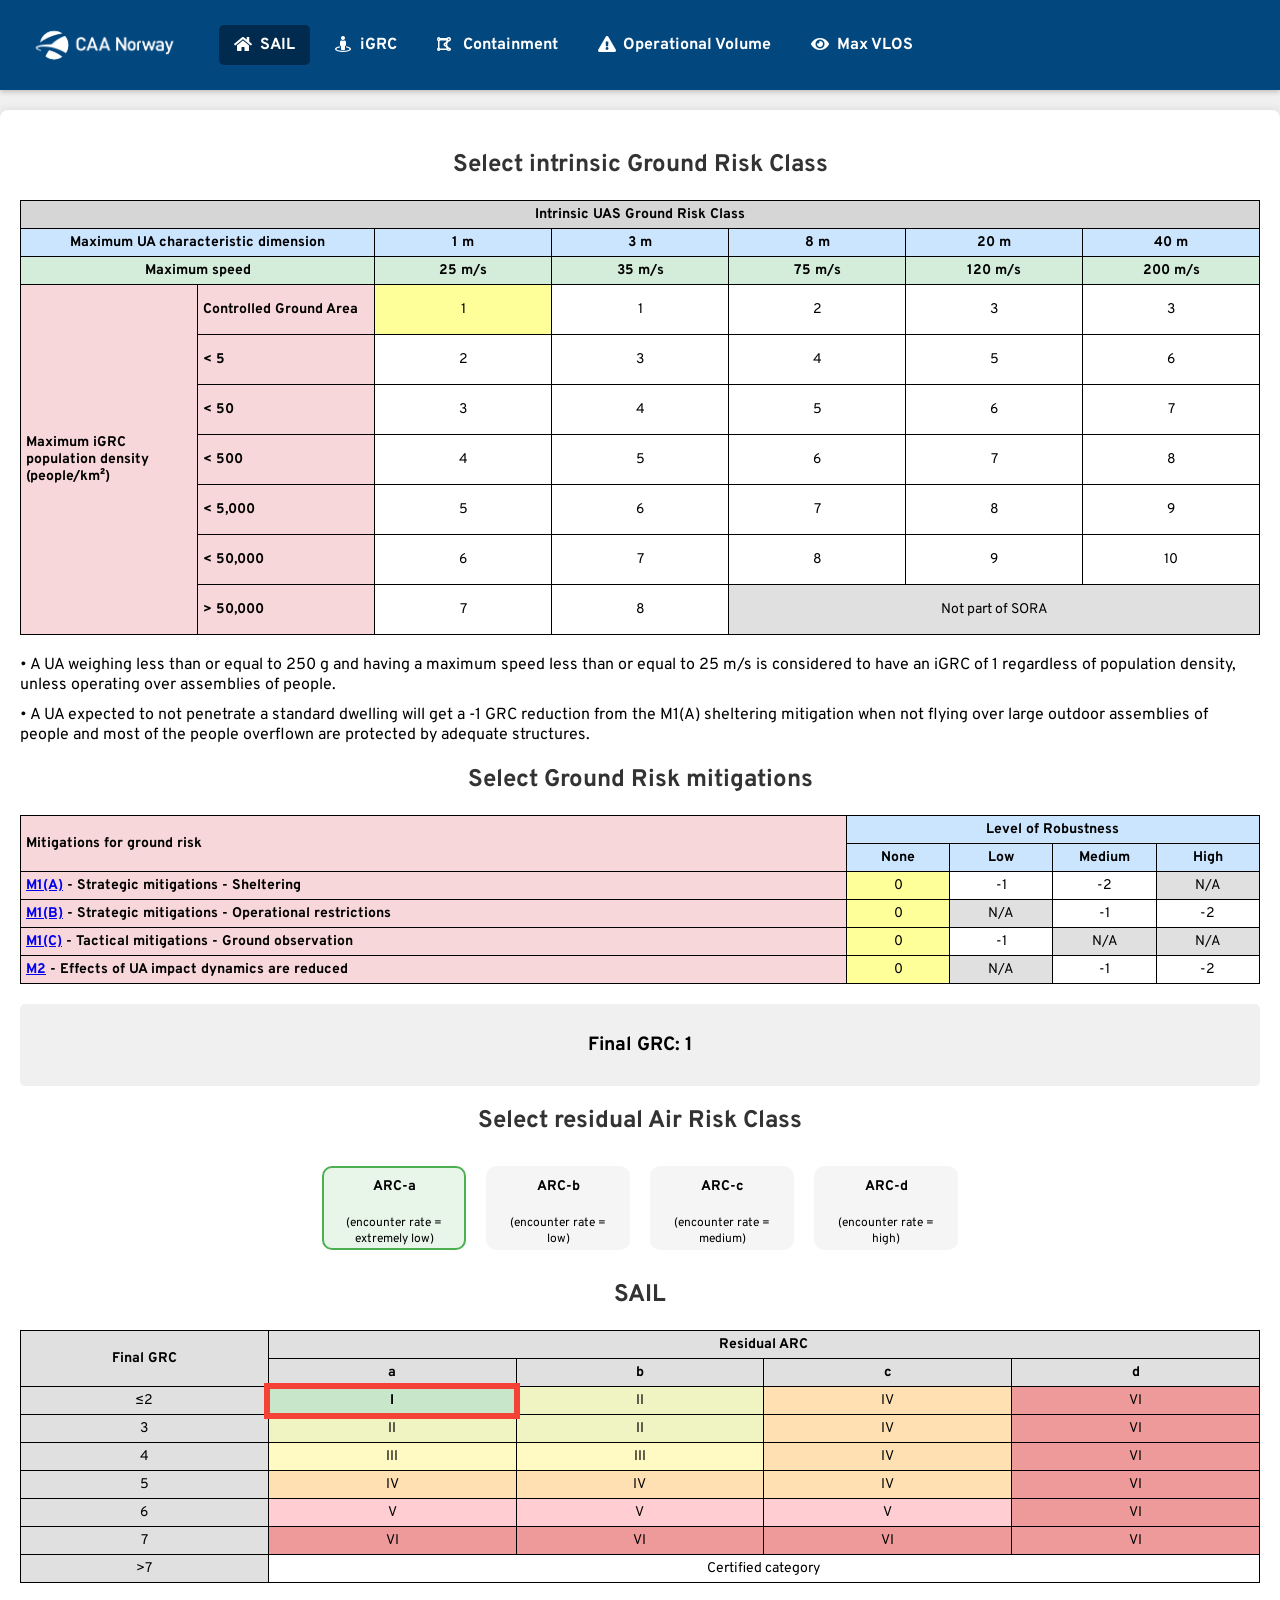
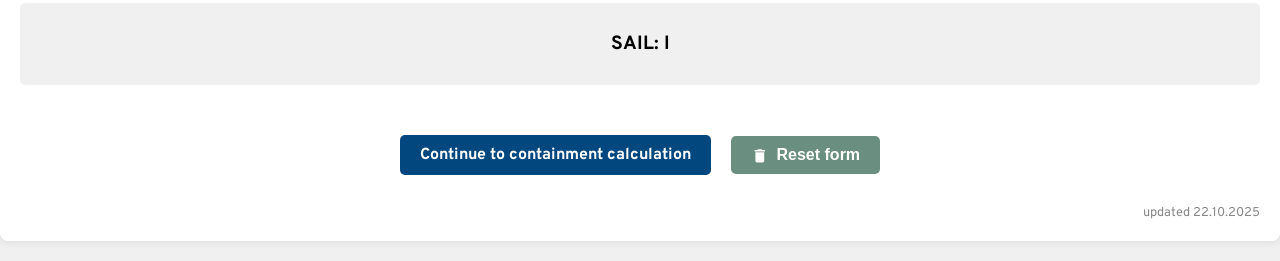
<file: index.html>
<!DOCTYPE html>
<html lang="en">

<head>
    <meta charset="UTF-8">
    <meta name="viewport" content="width=device-width, initial-scale=1.0">
    <title>SORA 2.5 calculator</title>
    <link rel="icon" href="assets/smallLogo.png" type="image/png">

    <link rel="preconnect" href="https://fonts.googleapis.com">
    <link rel="preconnect" href="https://fonts.gstatic.com" crossorigin>
    <link href="https://fonts.googleapis.com/css2?family=Overpass:wght@400;700&display=swap" rel="stylesheet">

    <link rel="stylesheet" href="https://cdnjs.cloudflare.com/ajax/libs/font-awesome/5.15.4/css/all.min.css">

    <link rel="stylesheet" href="css/style.css">
    <link rel="stylesheet" href="css/sail.css">
</head>

<body>

    <div id="navbar-placeholder"></div>

    <div class="container">

        <h2>Select intrinsic Ground Risk Class</h2>

        <table id="grcTable">
            <thead>
                <tr>
                    <th colspan="7">Intrinsic UAS Ground Risk Class</th>
                </tr>
                <tr>
                    <th colspan="2">Maximum UA characteristic dimension</th>
                    <th style="background-color: #cce5ff;">1 m</th>
                    <th style="background-color: #cce5ff;">3 m</th>
                    <th style="background-color: #cce5ff;">8 m</th>
                    <th style="background-color: #cce5ff;">20 m</th>
                    <th style="background-color: #cce5ff;">40 m</th>
                </tr>
                <tr>
                    <th colspan="2" style="background-color: #d4edda;">Maximum speed</th>
                    <th style="background-color: #d4edda;">25 m/s</th>
                    <th style="background-color: #d4edda;">35 m/s</th>
                    <th style="background-color: #d4edda;">75 m/s</th>
                    <th style="background-color: #d4edda;">120 m/s</th>
                    <th style="background-color: #d4edda;">200 m/s</th>
                </tr>
            </thead>
            <tbody>
                <tr id="grc-row-0">
                    <td rowspan="7">Maximum iGRC population density (people/km²)</td>
                    <td class="unselectable wide-column">Controlled Ground Area</td>
                    <td data-clickable="true" class="selected">1</td>
                    <td data-clickable="true">1</td>
                    <td data-clickable="true">2</td>
                    <td data-clickable="true">3</td>
                    <td data-clickable="true">3</td>
                </tr>
                <tr id="grc-row-1">
                    <td class="unselectable wide-column">&lt; 5</td>
                    <td data-clickable="true">2</td>
                    <td data-clickable="true">3</td>
                    <td data-clickable="true">4</td>
                    <td data-clickable="true">5</td>
                    <td data-clickable="true">6</td>
                </tr>
                <tr id="grc-row-2">
                    <td class="unselectable wide-column">&lt; 50</td>
                    <td data-clickable="true">3</td>
                    <td data-clickable="true">4</td>
                    <td data-clickable="true">5</td>
                    <td data-clickable="true">6</td>
                    <td data-clickable="true">7</td>
                </tr>
                <tr id="grc-row-3">
                    <td class="unselectable wide-column">&lt; 500</td>
                    <td data-clickable="true">4</td>
                    <td data-clickable="true">5</td>
                    <td data-clickable="true">6</td>
                    <td data-clickable="true">7</td>
                    <td data-clickable="true">8</td>
                </tr>
                <tr id="grc-row-4">
                    <td class="unselectable wide-column">&lt; 5,000</td>
                    <td data-clickable="true">5</td>
                    <td data-clickable="true">6</td>
                    <td data-clickable="true">7</td>
                    <td data-clickable="true">8</td>
                    <td data-clickable="true">9</td>
                </tr>
                <tr id="grc-row-5">
                    <td class="unselectable wide-column">&lt; 50,000</td>
                    <td data-clickable="true">6</td>
                    <td data-clickable="true">7</td>
                    <td data-clickable="true">8</td>
                    <td data-clickable="true">9</td>
                    <td data-clickable="true">10</td>
                </tr>
                <tr id="grc-row-6">
                    <td class="unselectable wide-column">&gt; 50,000</td>
                    <td data-clickable="true">7</td>
                    <td data-clickable="true">8</td>
                    <td colspan="3" class="not-part">Not part of SORA</td>
                </tr>
            </tbody>
        </table>

        <div class="annotation">
            <p>• A UA weighing less than or equal to 250 g and having a maximum speed less than or equal to 25 m/s is
                considered to have an iGRC of 1 regardless of population density, unless operating over assemblies of
                people.</p>
            <p>• A UA expected to not penetrate a standard dwelling will get a -1 GRC reduction from the M1(A)
                sheltering mitigation when not flying over large outdoor assemblies of people and most of the people
                overflown are protected by adequate structures.</p>
        </div>

        <h2>Select Ground Risk mitigations</h2>

        <table id="mitigationTable">
            <thead>
                <tr>
                    <th rowspan="2" colspan="2" class="unselectable wide-column">Mitigations for ground risk</th>
                    <th colspan="4" style="background-color: #cce5ff;">Level of Robustness</th>
                </tr>
                <tr>
                    <th style="background-color: #cce5ff;">None</th>
                    <th style="background-color: #cce5ff;">Low</th>
                    <th style="background-color: #cce5ff;">Medium</th>
                    <th style="background-color: #cce5ff;">High</th>
                </tr>
            </thead>
            <tbody>
                <tr id="mit-row-0">
                    <td colspan="2" class="unselectable wide-column">
                        <a href="https://training.caa.no/SORA-veileder/index.html#/lessons/CpEFgAgQrUOl4QUZxtQsJ7vQWnEA28im"
                            target="_blank" rel="noopener noreferrer">M1(A)</a> - Strategic mitigations - Sheltering
                    </td>
                    <td data-clickable="true" class="selected" style="background-color: #ffffff;">0</td>
                    <td data-clickable="true" style="background-color: #ffffff;">-1</td>
                    <td data-clickable="true" style="background-color: #ffffff;">-2</td>
                    <td class="na grey-background">N/A</td>
                </tr>
                <tr id="mit-row-1">
                    <td colspan="2" class="unselectable wide-column">
                        <a href="https://training.caa.no/SORA-veileder/index.html#/lessons/596TKEJo_XjDetn41YZ3Wzcr5zh87ND2"
                            target="_blank" rel="noopener noreferrer">M1(B)</a> - Strategic mitigations - Operational
                        restrictions
                    </td>
                    <td data-clickable="true" class="selected" style="background-color: #ffffff;">0</td>
                    <td class="na grey-background">N/A</td>
                    <td data-clickable="true" style="background-color: #ffffff;">-1</td>
                    <td data-clickable="true" style="background-color: #ffffff;">-2</td>
                </tr>
                <tr id="mit-row-2">
                    <td colspan="2" class="unselectable wide-column">
                        <a href="https://training.caa.no/SORA-veileder/index.html#/lessons/_7a2IzYI_WcnjE_2OB99R0S7QWN1cgGT"
                            target="_blank" rel="noopener noreferrer">M1(C)</a> - Tactical mitigations - Ground
                        observation
                    </td>
                    <td data-clickable="true" class="selected" style="background-color: #ffffff;">0</td>
                    <td data-clickable="true" style="background-color: #ffffff;">-1</td>
                    <td class="na grey-background">N/A</td>
                    <td class="na grey-background">N/A</td>
                </tr>
                <tr id="mit-row-3">
                    <td colspan="2" class="unselectable wide-column">
                        <a href="https://training.caa.no/SORA-veileder/index.html#/lessons/r3eDVf59RelRmxgmEhSBZhIDPcJVtzLr"
                            target="_blank" rel="noopener noreferrer">M2</a> - Effects of UA impact dynamics are reduced
                    </td>
                    <td data-clickable="true" class="selected" style="background-color: #ffffff;">0</td>
                    <td class="na grey-background">N/A</td>
                    <td data-clickable="true" style="background-color: #ffffff;">-1</td>
                    <td data-clickable="true" style="background-color: #ffffff;">-2</td>
                </tr>
            </tbody>
        </table>

        <div class="result">
            <p>Final GRC: <span id="finalGRC">-</span></p>
        </div>

        <h2>Select residual Air Risk Class</h2>
        <div class="arc-buttons-container">
            <div class="arc-button selected-arc-a" data-arc="arc-a">
                <strong>ARC-a</strong> <br><span>(encounter rate = extremely low)</span>
            </div>
            <div class="arc-button" data-arc="arc-b">
                <strong>ARC-b</strong> <br><span>(encounter rate = low)</span>
            </div>
            <div class="arc-button" data-arc="arc-c">
                <strong>ARC-c</strong> <br><span>(encounter rate = medium)</span>
            </div>

            <div class="arc-button" data-arc="arc-d">
                <strong>ARC-d</strong> <br><span>(encounter rate = high)</span>
            </div>
        </div>

        <h2>SAIL</h2>

        <table id="sailTable">
            <thead>
                <tr>
                    <th rowspan="2" class="grey-background">Final GRC</th>
                    <th colspan="4" class="grey-background">Residual ARC</th>
                </tr>
                <tr>
                    <th class="grey-background">a</th>
                    <th class="grey-background">b</th>
                    <th class="grey-background">c</th>
                    <th class="grey-background">d</th>
                </tr>
            </thead>
            <tbody>
                <tr>
                    <td class="grey-background">≤2</td>
                    <td class="sail-i">I</td>
                    <td class="sail-ii">II</td>
                    <td class="sail-iv">IV</td>
                    <td class="sail-vi">VI</td>
                </tr>
                <tr>
                    <td class="grey-background">3</td>
                    <td class="sail-ii">II</td>
                    <td class="sail-ii">II</td>
                    <td class="sail-iv">IV</td>
                    <td class="sail-vi">VI</td>
                </tr>
                <tr>
                    <td class="grey-background">4</td>
                    <td class="sail-iii">III</td>
                    <td class="sail-iii">III</td>
                    <td class="sail-iv">IV</td>
                    <td class="sail-vi">VI</td>
                </tr>
                <tr>
                    <td class="grey-background">5</td>
                    <td class="sail-iv">IV</td>
                    <td class="sail-iv">IV</td>
                    <td class="sail-iv">IV</td>
                    <td class="sail-vi">VI</td>
                </tr>
                <tr>
                    <td class="grey-background">6</td>
                    <td class="sail-v">V</td>
                    <td class="sail-v">V</td>
                    <td class="sail-v">V</td>
                    <td class="sail-vi">VI</td>
                </tr>
                <tr>
                    <td class="grey-background">7</td>
                    <td class="sail-vi">VI</td>
                    <td class="sail-vi">VI</td>
                    <td class="sail-vi">VI</td>
                    <td class="sail-vi">VI</td>
                </tr>
                <tr>
                    <td class="grey-background">&gt;7</td>
                    <td colspan="4" class="grey-background white-background">Certified category</td>
                </tr>
            </tbody>
        </table>

        <div class="result">
            <p>SAIL: <span id="sail">-</span></p>
        </div>

        <div class="button-bar">
            <a href="containment.html" class="continue-button">Continue to containment calculation</a>

            <button type="button" id="resetSailForm" class="reset-button">
                <svg class="reset-icon" xmlns="http://www.w3.org/2000/svg" viewBox="0 0 24 24" fill="currentColor">
                    <path d="M6 19c0 1.1.9 2 2 2h8c1.1 0 2-.9 2-2V7H6v12zM19 4h-3.5l-1-1h-5l-1 1H5v2h14V4z"></path>
                </svg>
                <span>Reset form</span>
            </button>
        </div>
        <div class="footer-timestamp">
            updated 22.10.2025
        </div>
    </div>

    <script src="js/sail.js"></script>
    <script src="js/navbar.js"></script>

</body>

</html>
</file>
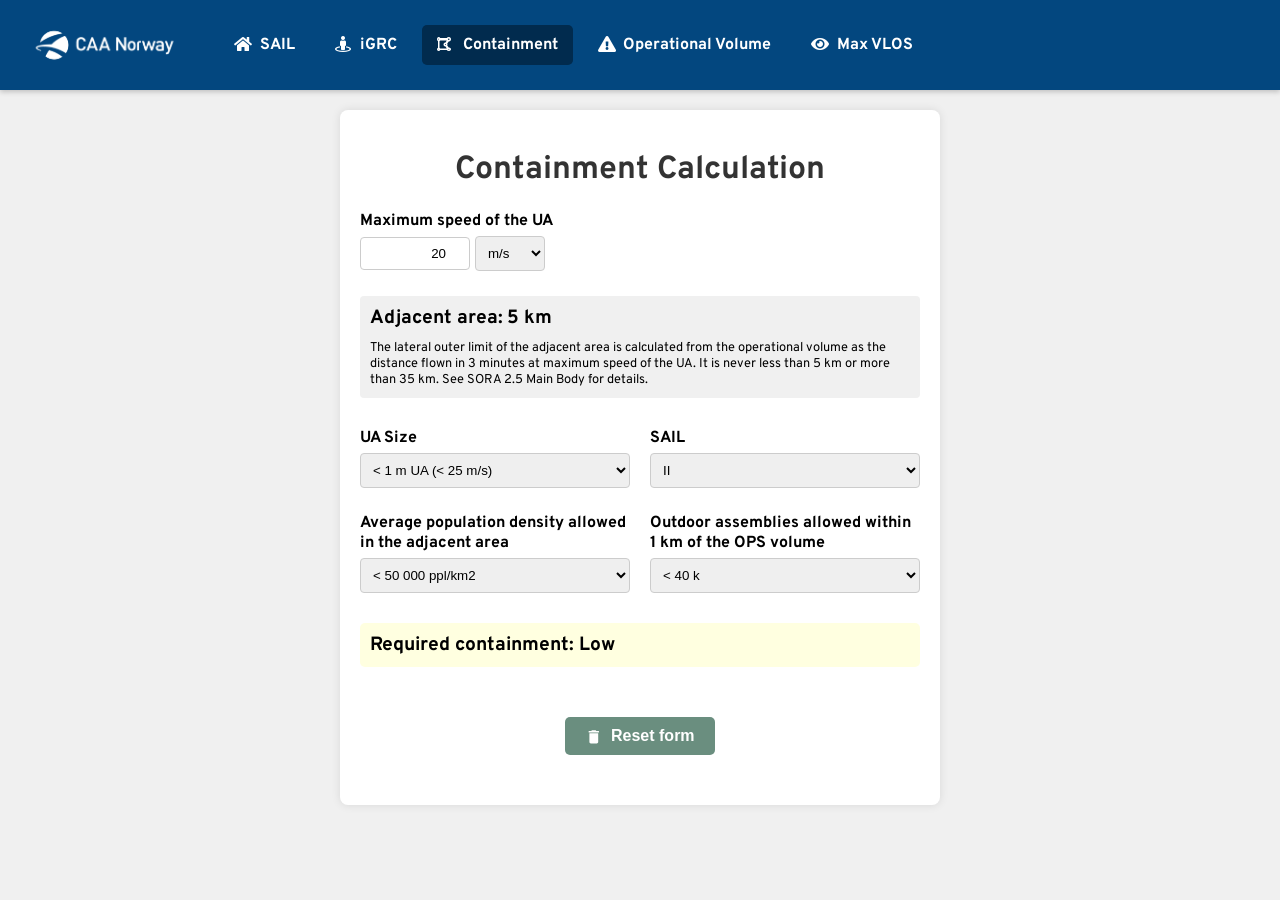
<file: containment.html>
<!DOCTYPE html>
<html lang="en">
<head>
    <meta charset="UTF-8">
    <meta name="viewport" content="width=device-width, initial-scale=1.0">
    <title>Containment Calculation</title>
    <link rel="icon" href="assets/smallLogo.png" type="image/png">

    <link rel="preconnect" href="https://fonts.googleapis.com">
    <link rel="preconnect" href="https://fonts.gstatic.com" crossorigin>
    <link href="https://fonts.googleapis.com/css2?family=Overpass:wght@400;700&display=swap" rel="stylesheet">

    <link rel="stylesheet" href="https://cdnjs.cloudflare.com/ajax/libs/font-awesome/5.15.4/css/all.min.css">

    <link rel="stylesheet" href="css/style.css">
    <link rel="stylesheet" href="css/containment.css">
</head>
<body>

<div id="navbar-placeholder"></div>

<div class="container containment-container">
    
    <h1 class="header">Containment Calculation</h1>

    <div class="form-group">
        <label for="speedInput">Maximum speed of the UA</label>
        <div class="flex-row">
            <input type="number" id="speedInput" placeholder="Enter speed" value="20" style="width: 110px; text-align: right;" />
            <select id="speedUnit" style="width: 70px;">
                <option value="m/s">m/s</option>
                <option value="km/h">km/h</option>
                <option value="kt">kt</option>
            </select>
        </div>
    </div>
    <div class="form-group adjacent-area-box">
        <div><strong style="font-size: 1.2em;">Adjacent area:</strong> <span id="adjacentArea" style="font-weight: bold; font-size: 1.2em;">-</span></div>
        <div style="margin-top: 10px; font-size: 0.8em;">
            The lateral outer limit of the adjacent area is calculated from the operational volume as the distance flown in 3 minutes at maximum speed of the UA. It is never less than 5 km or more than 35 km. See SORA 2.5 Main Body for details.
        </div>
    </div>

    <div class="form-row">
        <div class="form-group half-width">
            <label for="uaSize">UA Size</label>
            <select id="uaSize">
                <option value="1m">&lt; 1 m UA (&lt; 25 m/s)</option>
                <option value="3mShelterApplicable">&lt; 3 m UA (&lt; 35 m/s) - Shelter applicable in the adjacent area</option>
                <option value="3mShelterNotApplicable">&lt; 3 m UA (&lt; 35 m/s) - Shelter not applicable in the adjacent area</option>
                <option value="8m">&lt; 8 m UA (&lt; 75 m/s)</option>
                <option value="20m">&lt; 20 m UA (&lt; 125 m/s)</option>
                <option value="40m">&lt; 40 m UA (&lt; 200 m/s)</option>
            </select>
        </div>
        <div class="form-group half-width">
            <label for="sail">SAIL</label>
            <select id="sail">
                <option value="I">I</option>
                <option value="II" selected>II</option>
                <option value="III">III</option>
                <option value="IV">IV</option>
                <option value="V">V</option>
                <option value="VI">VI</option>
            </select>
        </div>
    </div>
    <div class="form-row">
        <div class="form-group half-width">
            <label for="populationDensity">Average population density allowed in the adjacent area</label>
            <select id="populationDensity">
            </select>
        </div>
        <div class="form-group half-width">
            <label for="outdoorAssemblies">Outdoor assemblies allowed within 1 km of the OPS volume</label>
            <select id="outdoorAssemblies">
                <option value="40k">&lt; 40 k</option>
                <option value="40kTo400k">40 k to 400 k</option>
                <option value="400k">&gt; 400 k</option>
            </select>
        </div>
    </div>
    <div id="result" class="result"></div>

    <div class="button-bar">
        <button type="button" id="resetContainmentForm" class="reset-button">
            <svg class="reset-icon" xmlns="http://www.w3.org/2000/svg" viewBox="0 0 24 24" fill="currentColor">
                <path d="M6 19c0 1.1.9 2 2 2h8c1.1 0 2-.9 2-2V7H6v12zM19 4h-3.5l-1-1h-5l-1 1H5v2h14V4z"></path>
            </svg>
            <span>Reset form</span>
        </button>
    </div>
    </div>

<script src="js/containment.js"></script>
<script src="js/navbar.js"></script>

</body>
</html>
</file>
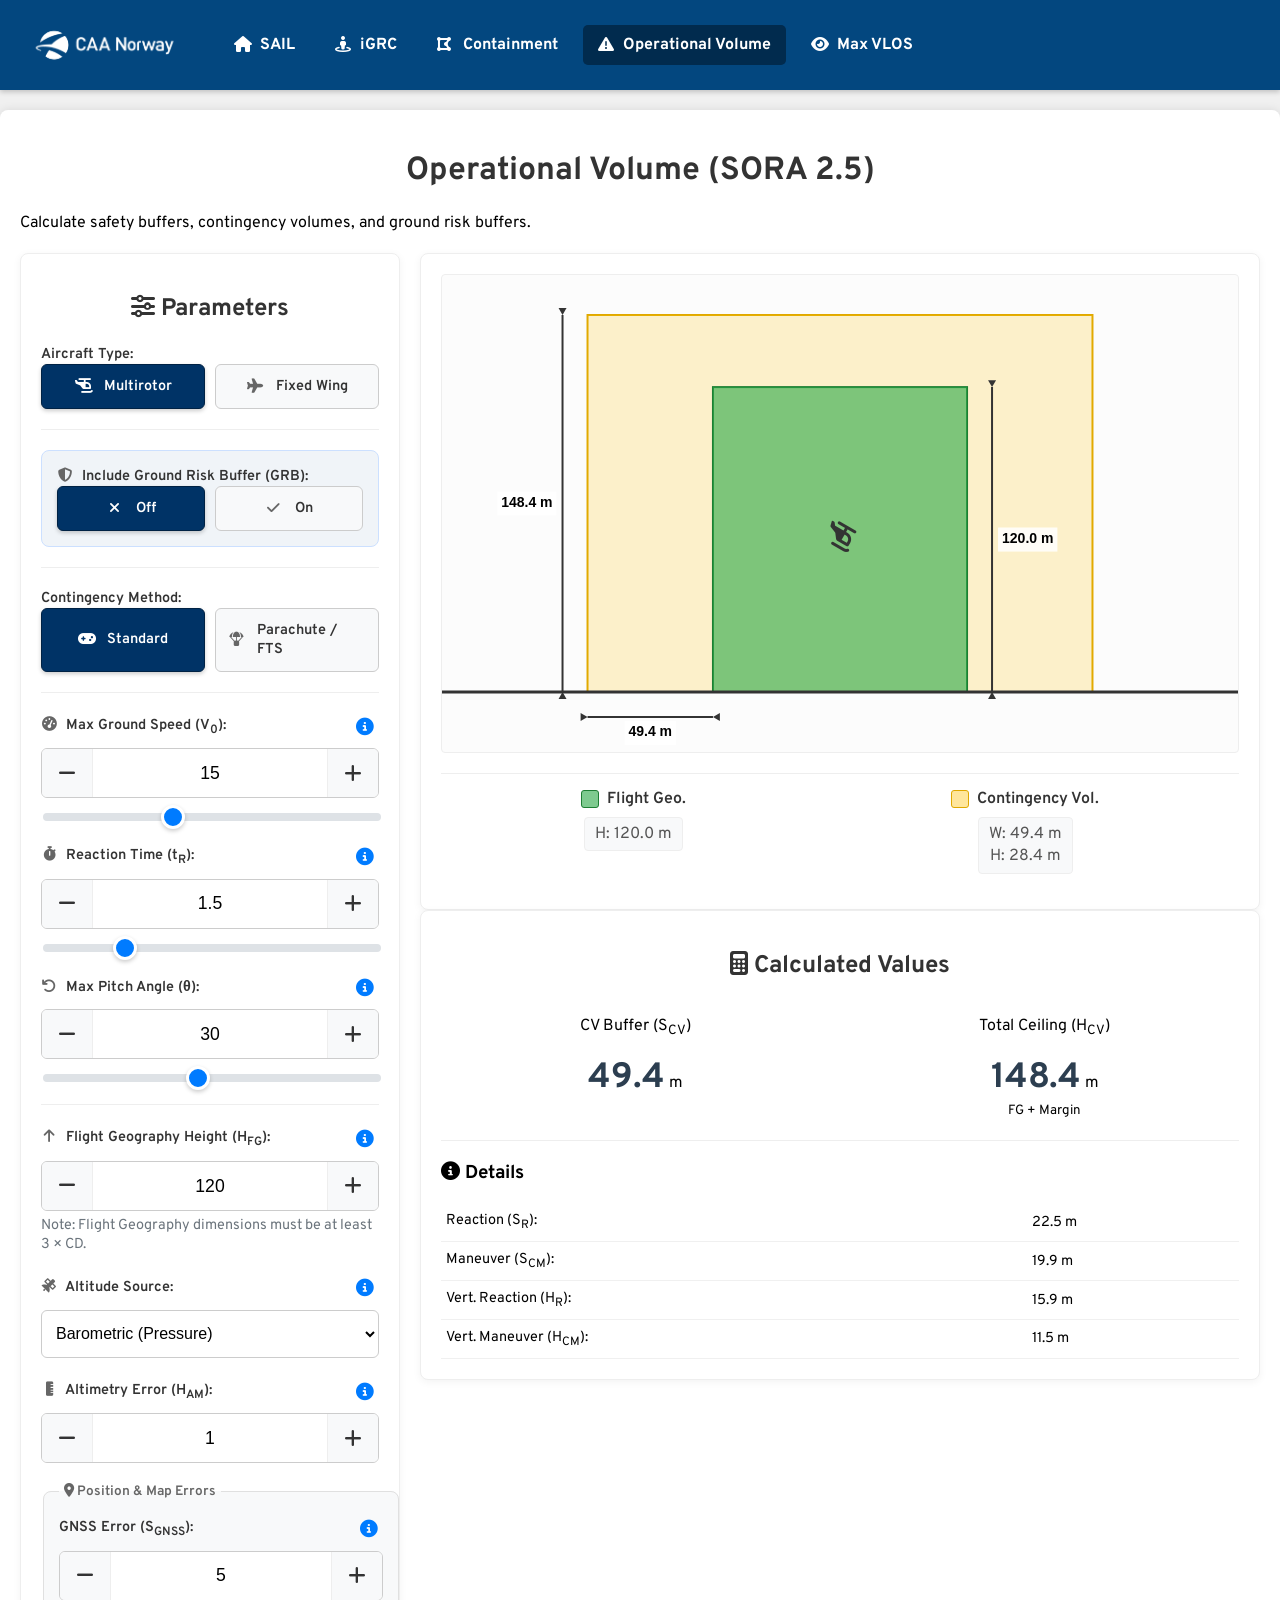
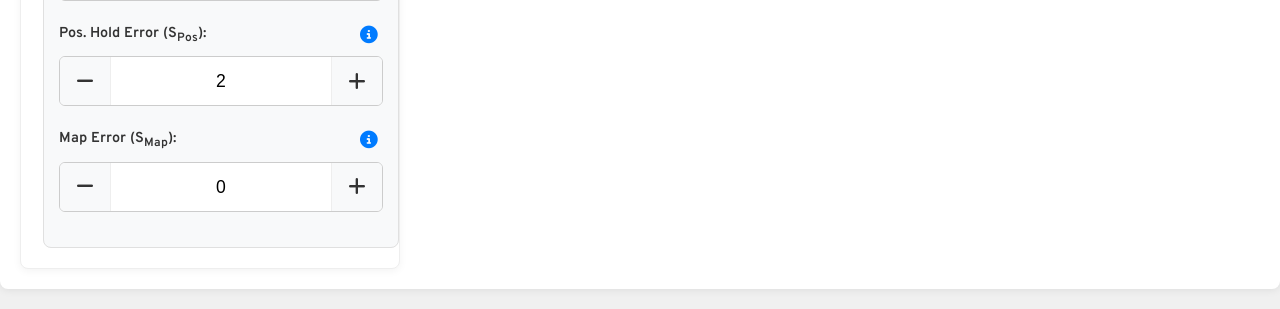
<file: contingency_volume.html>
<!DOCTYPE html>
<html lang="en">
<head>
    <meta charset="UTF-8">
    <meta name="viewport" content="width=device-width, initial-scale=1.0">
    <title>SORA 2.5 - Operational Volume</title>
    
    <link rel="icon" href="assets/smallLogo.png" type="image/png">

    <link rel="stylesheet" href="css/style.css">
    <link rel="stylesheet" href="css/contingency_volume.css">
    
    <link rel="stylesheet" href="https://cdnjs.cloudflare.com/ajax/libs/font-awesome/6.4.0/css/all.min.css">
</head>
<body>

    <div id="navbar-placeholder"></div>

    <div class="container">
        <header class="page-header">
            <h1>Operational Volume (SORA 2.5)</h1>
            <p>Calculate safety buffers, contingency volumes, and ground risk buffers.</p>
        </header>

        <div class="calculator-grid">
            <div class="input-section card">
                <h2><i class="fas fa-sliders-h"></i> Parameters</h2>
                
                <form id="cvForm">
                    
                    <div class="input-group">
                        <label>Aircraft Type:</label>
                        <div class="toggle-group">
                            <input type="radio" name="aircraftType" id="type_multi" value="multirotor" checked>
                            <label for="type_multi" class="toggle-btn">
                                <i class="fas fa-helicopter"></i> Multirotor
                            </label>

                            <input type="radio" name="aircraftType" id="type_fixed" value="fixedwing">
                            <label for="type_fixed" class="toggle-btn">
                                <i class="fas fa-plane"></i> Fixed Wing
                            </label>
                        </div>
                    </div>

                    <hr class="divider">

                    <div class="input-group highlight-box">
                        <label><i class="fas fa-shield-alt"></i> Include Ground Risk Buffer (GRB):</label>
                        <div class="toggle-group">
                            <input type="radio" name="grbToggle" id="grb_off" value="off" checked>
                            <label for="grb_off" class="toggle-btn">
                                <i class="fas fa-times"></i> Off
                            </label>

                            <input type="radio" name="grbToggle" id="grb_on" value="on">
                            <label for="grb_on" class="toggle-btn">
                                <i class="fas fa-check"></i> On
                            </label>
                        </div>
                    </div>

                    <div id="grbSection" style="display: none; border-left: 3px solid #dc3545; padding-left: 15px; margin-bottom: 20px;">
                        
                        <div class="input-group">
                            <div class="label-row">
                                <label for="charDim"><i class="fas fa-ruler-horizontal"></i> Characteristic Dimension (CD):</label>
                                <i class="fas fa-info-circle info-icon" data-term="cd"></i>
                            </div>
                            <div class="stepper">
                                <button type="button" class="step-btn minus" onclick="adjustValue('charDim', -0.5)"><i class="fas fa-minus"></i></button>
                                <input type="number" id="charDim" value="1.0" step="0.1" min="0.1">
                                <button type="button" class="step-btn plus" onclick="adjustValue('charDim', 0.5)"><i class="fas fa-plus"></i></button>
                            </div>
                        </div>

                        <div class="input-group">
                            <div class="label-row">
                                <label>GRB Calculation Method:</label>
                                <i class="fas fa-info-circle info-icon" data-term="grbMethod"></i>
                            </div>
                            <div class="toggle-group" style="gap: 5px;">
                                <input type="radio" name="grbMethod" id="grb_1to1" value="1to1" checked>
                                <label for="grb_1to1" class="toggle-btn" style="padding: 8px; flex: 1 1 45%;">
                                    <i class="fas fa-ruler-combined"></i> 1:1 Rule
                                </label>

                                <input type="radio" name="grbMethod" id="grb_ballistic" value="ballistic">
                                <label for="grb_ballistic" id="lbl_grb_ballistic" class="toggle-btn" style="padding: 8px; flex: 1 1 45%;">
                                    <i class="fas fa-meteor"></i> Ballistic
                                </label>

                                <input type="radio" name="grbMethod" id="grb_glide" value="glide">
                                <label for="grb_glide" id="lbl_grb_glide" class="toggle-btn" style="padding: 8px; flex: 1 1 45%; display: none;">
                                    <i class="fas fa-plane-arrival"></i> Glide
                                </label>

                                <input type="radio" name="grbMethod" id="grb_drift" value="drift">
                                <label for="grb_drift" class="toggle-btn" style="padding: 8px; flex: 1 1 45%;">
                                    <i class="fas fa-wind"></i> Drift / Parachute
                                </label>
                            </div>
                        </div>

                        <div class="input-group" id="grbGlideGroup" style="display:none;">
                            <div class="label-row">
                                <label for="glideRatio"><i class="fas fa-paper-plane"></i> Glide Ratio (E):</label>
                                <i class="fas fa-info-circle info-icon" data-term="glideRatio"></i>
                            </div>
                            <div class="stepper">
                                <button type="button" class="step-btn minus" onclick="adjustValue('glideRatio', -1)"><i class="fas fa-minus"></i></button>
                                <input type="number" id="glideRatio" value="15" step="0.5" min="1">
                                <button type="button" class="step-btn plus" onclick="adjustValue('glideRatio', 1)"><i class="fas fa-plus"></i></button>
                            </div>
                        </div>

                        <div id="grbDriftGroup" style="display:none;">
                            <div class="input-group">
                                <div class="label-row">
                                    <label for="windSpeed"><i class="fas fa-wind"></i> Max Wind Speed (m/s):</label>
                                    <i class="fas fa-info-circle info-icon" data-term="windSpeed"></i>
                                </div>
                                <div class="stepper">
                                    <button type="button" class="step-btn minus" onclick="adjustValue('windSpeed', -1)"><i class="fas fa-minus"></i></button>
                                    <input type="number" id="windSpeed" value="10" step="1" min="0">
                                    <button type="button" class="step-btn plus" onclick="adjustValue('windSpeed', 1)"><i class="fas fa-plus"></i></button>
                                </div>
                            </div>
                            <div class="input-group">
                                <div class="label-row">
                                    <label for="fallSpeed"><i class="fas fa-angle-double-down"></i> Descent Speed (m/s):</label>
                                    <i class="fas fa-info-circle info-icon" data-term="fallSpeed"></i>
                                </div>
                                <div class="stepper">
                                    <button type="button" class="step-btn minus" onclick="adjustValue('fallSpeed', -0.5)"><i class="fas fa-minus"></i></button>
                                    <input type="number" id="fallSpeed" value="3.5" step="0.1" min="0.1">
                                    <button type="button" class="step-btn plus" onclick="adjustValue('fallSpeed', 0.5)"><i class="fas fa-plus"></i></button>
                                </div>
                            </div>
                        </div>
                    </div>

                    <hr class="divider">

                    <div class="input-group">
                        <label>Contingency Method:</label>
                        <div class="toggle-group">
                            <input type="radio" name="contingencyMethod" id="method_std" value="standard" checked>
                            <label for="method_std" class="toggle-btn">
                                <i class="fas fa-gamepad"></i> Standard
                            </label>

                            <input type="radio" name="contingencyMethod" id="method_para" value="parachute">
                            <label for="method_para" class="toggle-btn">
                                <i class="fas fa-parachute-box"></i> Parachute / FTS
                            </label>
                        </div>
                    </div>

                    <div class="input-group" id="tpGroup" style="display:none;">
                        <label for="tp"><i class="fas fa-stopwatch"></i> Deployment Time (t<sub>P</sub>):</label>
                        <div class="stepper">
                            <button type="button" class="step-btn minus" onclick="adjustValue('tp', -0.5)"><i class="fas fa-minus"></i></button>
                            <input type="number" id="tp" value="3" step="0.1">
                            <button type="button" class="step-btn plus" onclick="adjustValue('tp', 0.5)"><i class="fas fa-plus"></i></button>
                        </div>
                    </div>

                    <hr class="divider">

                    <div class="input-group">
                        <div class="label-row">
                            <label for="v0"><i class="fas fa-tachometer-alt"></i> Max Ground Speed (V<sub>0</sub>):</label>
                            <i class="fas fa-info-circle info-icon" data-term="v0"></i>
                        </div>
                        <div class="control-wrapper">
                            <div class="stepper">
                                <button type="button" class="step-btn minus" onclick="adjustValue('v0', -1)"><i class="fas fa-minus"></i></button>
                                <input type="number" id="v0" step="0.1" value="15" min="0">
                                <button type="button" class="step-btn plus" onclick="adjustValue('v0', 1)"><i class="fas fa-plus"></i></button>
                            </div>
                            <input type="range" id="v0-slider" min="0" max="40" step="1" value="15" class="slider">
                        </div>
                    </div>

                    <div class="input-group">
                        <div class="label-row">
                            <label for="tr"><i class="fas fa-stopwatch"></i> Reaction Time (t<sub>R</sub>):</label>
                            <i class="fas fa-info-circle info-icon" data-term="tr"></i>
                        </div>
                        <div class="control-wrapper">
                            <div class="stepper">
                                <button type="button" class="step-btn minus" onclick="adjustValue('tr', -0.5)"><i class="fas fa-minus"></i></button>
                                <input type="number" id="tr" step="0.1" value="1.5" min="0">
                                <button type="button" class="step-btn plus" onclick="adjustValue('tr', 0.5)"><i class="fas fa-plus"></i></button>
                            </div>
                            <input type="range" id="tr-slider" min="0.5" max="5.0" step="0.1" value="1.5" class="slider">
                        </div>
                    </div>

                    <div class="input-group">
                        <div class="label-row">
                            <label for="thetaMax">
                                <i class="fas fa-undo"></i> 
                                <span id="angleLabel">Max Pitch Angle (&theta;)</span>:
                            </label>
                            <i class="fas fa-info-circle info-icon" data-term="theta"></i>
                        </div>
                        <div class="control-wrapper">
                            <div class="stepper">
                                <button type="button" class="step-btn minus" onclick="adjustValue('thetaMax', -5)"><i class="fas fa-minus"></i></button>
                                <input type="number" id="thetaMax" value="30" step="1" min="1" max="89">
                                <button type="button" class="step-btn plus" onclick="adjustValue('thetaMax', 5)"><i class="fas fa-plus"></i></button>
                            </div>
                            <input type="range" id="thetaMax-slider" min="5" max="60" step="1" value="30" class="slider">
                        </div>
                    </div>

                    <hr class="divider">

                    <div class="input-group">
                        <div class="label-row">
                            <label for="hfg"><i class="fas fa-arrow-up"></i> Flight Geography Height (H<sub>FG</sub>):</label>
                            <i class="fas fa-info-circle info-icon" data-term="hfg"></i>
                        </div>
                        <div class="stepper">
                            <button type="button" class="step-btn minus" onclick="adjustValue('hfg', -10)"><i class="fas fa-minus"></i></button>
                            <input type="number" id="hfg" step="1" value="120" min="0">
                            <button type="button" class="step-btn plus" onclick="adjustValue('hfg', 10)"><i class="fas fa-plus"></i></button>
                        </div>
                        <small style="color: #6c757d; display: block; margin-top: 5px; font-size: 0.9em;">
                            Note: Flight Geography dimensions must be at least 3 &times; CD.
                        </small>
                    </div>

                    <div class="input-group">
                        <div class="label-row">
                            <label for="altSource"><i class="fas fa-satellite"></i> Altitude Source:</label>
                            <i class="fas fa-info-circle info-icon" data-term="altSource"></i>
                        </div>
                        <select id="altSource">
                            <option value="baro">Barometric (Pressure)</option>
                            <option value="gnss">GNSS (Geometric/GPS)</option>
                        </select>
                    </div>

                    <div class="input-group">
                        <div class="label-row">
                            <label for="altitudeMeasurement"><i class="fas fa-ruler-vertical"></i> Altimetry Error (H<sub>AM</sub>):</label>
                            <i class="fas fa-info-circle info-icon" data-term="ham"></i>
                        </div>
                        <div class="stepper">
                            <button type="button" class="step-btn minus" onclick="adjustValue('altitudeMeasurement', -1)"><i class="fas fa-minus"></i></button>
                            <input type="number" id="altitudeMeasurement" step="0.1" value="1" min="0">
                            <button type="button" class="step-btn plus" onclick="adjustValue('altitudeMeasurement', 1)"><i class="fas fa-plus"></i></button>
                        </div>
                    </div>

                    <fieldset class="sub-fieldset">
                        <legend><i class="fas fa-map-marker-alt"></i> Position & Map Errors</legend>
                        
                        <div class="input-group">
                            <div class="label-row">
                                <label for="sGnss">GNSS Error (S<sub>GNSS</sub>):</label>
                                <i class="fas fa-info-circle info-icon" data-term="sgnss"></i>
                            </div>
                            <div class="stepper">
                                <button type="button" class="step-btn minus" onclick="adjustValue('sGnss', -1)"><i class="fas fa-minus"></i></button>
                                <input type="number" id="sGnss" value="5" min="0">
                                <button type="button" class="step-btn plus" onclick="adjustValue('sGnss', 1)"><i class="fas fa-plus"></i></button>
                            </div>
                        </div>

                        <div class="input-group">
                            <div class="label-row">
                                <label for="sPos">Pos. Hold Error (S<sub>Pos</sub>):</label>
                                <i class="fas fa-info-circle info-icon" data-term="spos"></i>
                            </div>
                            <div class="stepper">
                                <button type="button" class="step-btn minus" onclick="adjustValue('sPos', -1)"><i class="fas fa-minus"></i></button>
                                <input type="number" id="sPos" value="2" min="0">
                                <button type="button" class="step-btn plus" onclick="adjustValue('sPos', 1)"><i class="fas fa-plus"></i></button>
                            </div>
                        </div>

                        <div class="input-group">
                            <div class="label-row">
                                <label for="sK">Map Error (S<sub>Map</sub>):</label>
                                <i class="fas fa-info-circle info-icon" data-term="smap"></i>
                            </div>
                            <div class="stepper">
                                <button type="button" class="step-btn minus" onclick="adjustValue('sK', -1)"><i class="fas fa-minus"></i></button>
                                <input type="number" id="sK" value="0" min="0">
                                <button type="button" class="step-btn plus" onclick="adjustValue('sK', 1)"><i class="fas fa-plus"></i></button>
                            </div>
                        </div>
                    </fieldset>
                </form>
            </div>

            <div class="output-section">
                
                <div class="visualization-card card">
                    <div class="canvas-wrapper">
                        <div id="aircraftIconOverlay" class="aircraft-overlay">
                            <i class="fas fa-helicopter"></i>
                        </div>
                        <canvas id="cvCanvas" width="600" height="400"></canvas>
                    </div>
                    
                    <div class="legend-grid" id="visLegend">
                        <div class="legend-col">
                            <div class="legend-header">
                                <div class="color-box bg-green"></div>
                                <span>Flight Geo.</span>
                            </div>
                            <div class="legend-val">H: <span id="leg_fg_h">0.0 m</span></div>
                        </div>

                        <div class="legend-col">
                            <div class="legend-header">
                                <div class="color-box bg-yellow"></div>
                                <span>Contingency Vol.</span>
                            </div>
                            <div class="legend-val">
                                W: <span id="leg_cv_w">0.0 m</span> <br> 
                                H: <span id="leg_cv_h">0.0 m</span>
                            </div>
                        </div>

                        <div class="legend-col" id="legendGrb" style="display: none;">
                            <div class="legend-header">
                                <div class="color-box bg-red"></div>
                                <span>GRB</span>
                            </div>
                            <div class="legend-val">W: <span id="leg_grb_w">0.0 m</span></div>
                        </div>
                    </div>
                </div>

                <div class="result-card card">
                    
                    <div id="warning-container" style="display: none; margin-bottom: 15px;"></div>

                    <h2><i class="fas fa-calculator"></i> Calculated Values</h2>
                    
                    <div class="main-results">
                        <div class="result-box">
                            <p>CV Buffer (S<sub>CV</sub>)</p>
                            <div><span id="sCvValue" class="big-number">--</span> <span class="unit">m</span></div>
                        </div>

                        <div class="result-box">
                            <p>Total Ceiling (H<sub>CV</sub>)</p>
                            <div><span id="hCvValue" class="big-number">--</span> <span class="unit">m</span></div>
                            <small class="text-muted">FG + Margin</small>
                        </div>

                        <div class="result-box highlight-result" id="grbResultBox" style="display:none; width: 100%;">
                            <p>Ground Risk Buffer (S<sub>GRB</sub>)</p>
                            <div><span id="sGrbValue" class="big-number" style="color: #dc3545;">--</span> <span class="unit">m</span></div>
                        </div>
                    </div>

                    <div class="details-box">
                        <h3><i class="fas fa-info-circle"></i> Details</h3>
                        <table class="details-table">
                            <tr>
                                <td>Reaction (S<sub>R</sub>):</td>
                                <td id="det_sR">0.0 m</td>
                            </tr>
                            <tr>
                                <td>Maneuver (S<sub>CM</sub>):</td>
                                <td id="det_sCM">0.0 m</td>
                            </tr>
                            <tr>
                                <td>Vert. Reaction (H<sub>R</sub>):</td>
                                <td id="det_hR">0.0 m</td>
                            </tr>
                            <tr>
                                <td>Vert. Maneuver (H<sub>CM</sub>):</td>
                                <td id="det_hCM">0.0 m</td>
                            </tr>
                        </table>
                    </div>
                </div>

            </div>
        </div>
    </div>

    <div id="speechBubble" class="speech-bubble" style="display: none;">
        <h4 id="bubbleTitle">Title</h4>
        <p id="bubbleText">Text info...</p>
        <div class="bubble-arrow"></div>
    </div>

    <script src="js/navbar.js"></script>
    <script src="js/contingency_volume.js"></script>
</body>
</html>
</file>
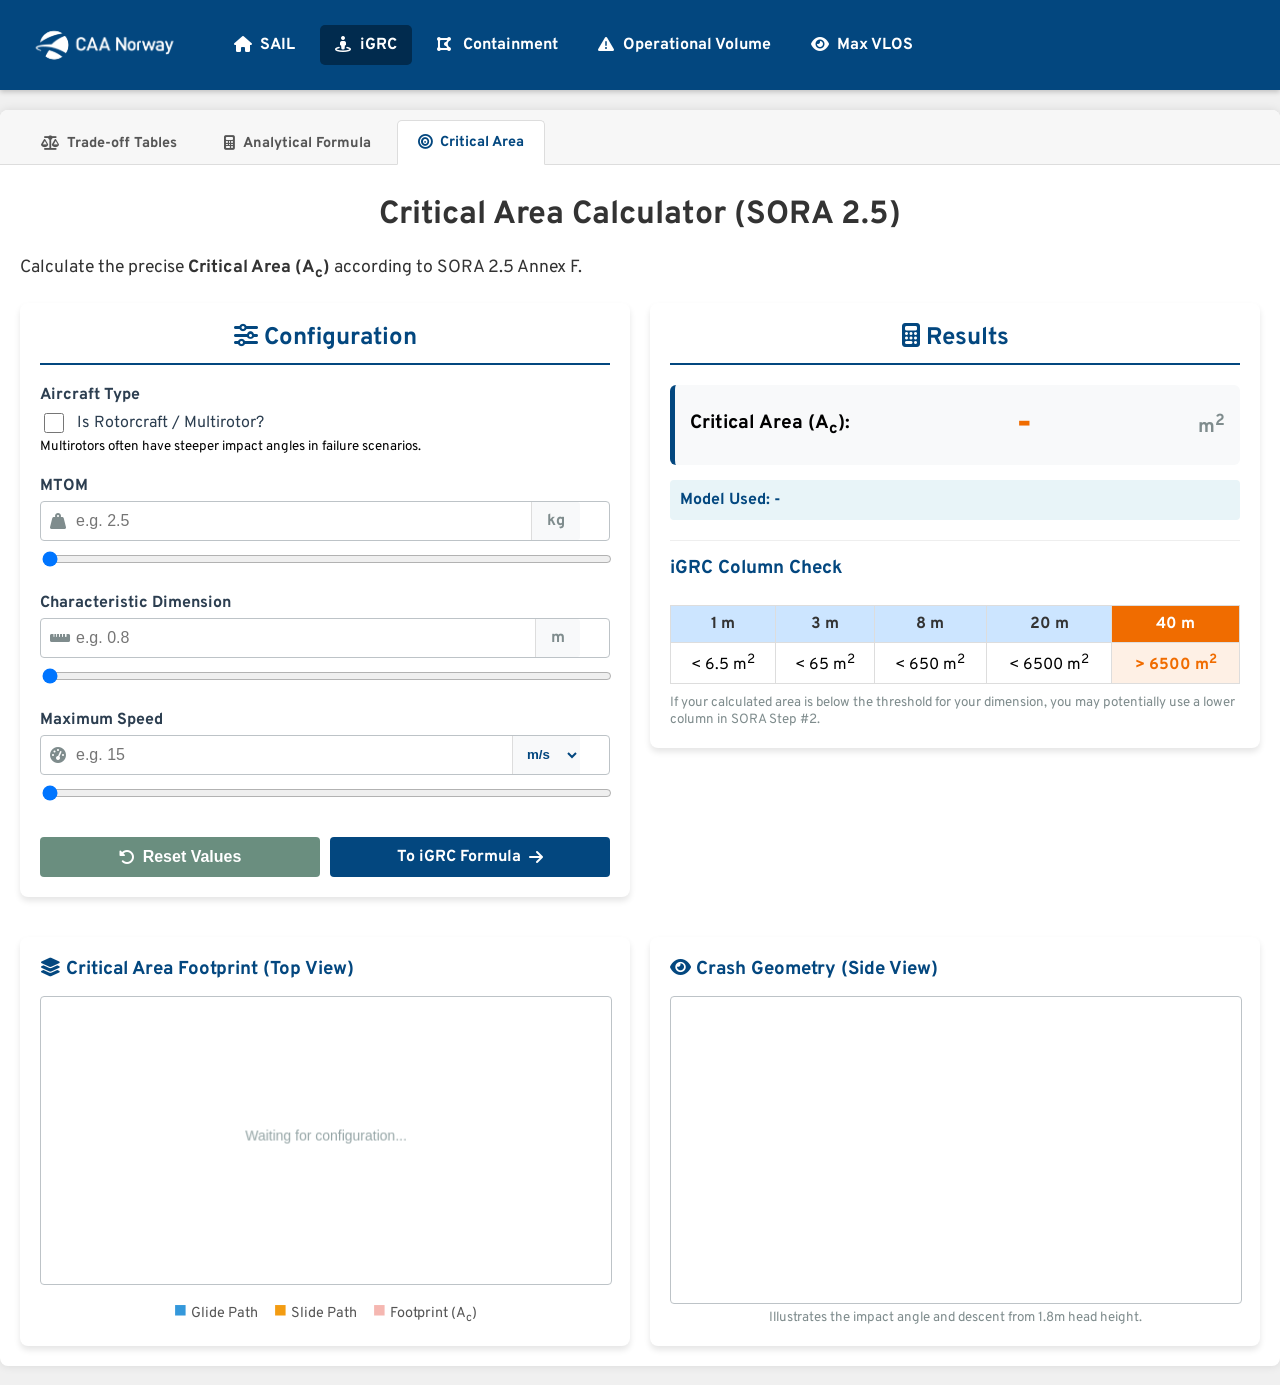
<file: critical_area.html>
<!DOCTYPE html>
<html lang="en">
<head>
    <meta charset="UTF-8">
    <meta name="viewport" content="width=device-width, initial-scale=1.0">
    <title>SORA 2.5 Critical Area Calculator</title>
    
    <link rel="icon" href="assets/smallLogo.png" type="image/png">
    <link rel="stylesheet" href="css/style.css">
    <link rel="stylesheet" href="css/critical_area.css">
    <link rel="stylesheet" href="https://cdnjs.cloudflare.com/ajax/libs/font-awesome/6.4.0/css/all.min.css">
</head>
<body>

    <div style="font-family: 'Font Awesome 6 Free'; font-weight: 900; position: absolute; left: -9999px; visibility: hidden;">
        <i class="fa-solid fa-helicopter"></i>
        <i class="fa-solid fa-plane"></i>
        <i class="fa-solid fa-person"></i>
    </div>

    <div id="navbar-placeholder"></div>

    <div class="container">
        
        <div class="tab-container">
            <a href="tradeoff_tables.html" class="tab-link"><i class="fas fa-balance-scale"></i> Trade-off Tables</a>
            <a href="igrc_analytical.html" class="tab-link"><i class="fas fa-calculator"></i> Analytical Formula</a>
            <a href="critical_area.html" class="tab-link active"><i class="fas fa-bullseye"></i> Critical Area</a>
        </div>

        <h1>Critical Area Calculator (SORA 2.5)</h1>
        <p class="intro-text">
            Calculate the precise <strong>Critical Area (A<sub>c</sub>)</strong> according to SORA 2.5 Annex F. 
        </p>

        <div class="calculator-grid">
            
            <div class="input-section card">
                <h2><i class="fa-solid fa-sliders"></i> Configuration</h2>
                
                <div class="form-group">
                    <label>Aircraft Type</label>
                    <div class="checkbox-wrapper">
                        <input type="checkbox" id="isRotorcraft">
                        <label for="isRotorcraft">Is Rotorcraft / Multirotor?</label>
                    </div>
                    <small>Multirotors often have steeper impact angles in failure scenarios.</small>
                </div>

                <div class="form-group">
                    <label for="mtom">MTOM</label>
                    <div class="input-icon-wrapper">
                        <i class="fa-solid fa-weight-hanging input-icon"></i>
                        <input type="number" id="mtom" step="0.1" min="0" max="500" placeholder="e.g. 2.5">
                        <span class="unit-label">kg</span>
                    </div>
                    <input type="range" id="mtomSlider" min="0" max="1000" step="1" value="0" class="custom-slider">
                </div>

                <div class="form-group">
                    <label for="dimension">Characteristic Dimension</label>
                    <div class="input-icon-wrapper">
                        <i class="fa-solid fa-ruler-horizontal input-icon"></i>
                        <input type="number" id="dimension" step="0.1" min="0.1" max="50" placeholder="e.g. 0.8">
                        <span class="unit-label">m</span>
                    </div>
                    <input type="range" id="dimensionSlider" min="0" max="1000" step="1" value="0" class="custom-slider">
                </div>

                <div class="form-group">
                    <label for="cruiseSpeed">Maximum Speed</label>
                    <div class="input-icon-wrapper">
                        <i class="fa-solid fa-gauge-high input-icon"></i>
                        <input type="number" id="cruiseSpeed" step="1" min="0" max="150" placeholder="e.g. 15">
                        <select id="speedUnit" class="unit-select">
                            <option value="ms">m/s</option>
                            <option value="kmh">km/h</option>
                            <option value="kt">kt</option>
                        </select>
                    </div>
                    <input type="range" id="cruiseSpeedSlider" min="0" max="1000" step="1" value="0" class="custom-slider">
                </div>

                <div class="form-group" id="altitudeGroup" style="display: none;">
                    <label for="minAltitude">Typical Operation Altitude</label>
                    <div class="input-icon-wrapper">
                        <i class="fa-solid fa-plane-up input-icon"></i>
                        <input type="number" id="minAltitude" step="1" min="0" max="500" placeholder="e.g. 50">
                        <span class="unit-label" style="right: 35px;">m</span>
                    </div>
                    <input type="range" id="minAltitudeSlider" min="0" max="500" step="1" value="0" class="custom-slider">
                </div>

                <div class="button-group">
                    <button id="resetCriticalAreaForm" class="btn btn-primary">
                        <i class="fa-solid fa-rotate-left"></i> Reset Values
                    </button>
                    <a href="igrc_analytical.html" class="btn" style="background-color: #03477F; color: white; text-decoration: none; display: inline-flex; align-items: center; justify-content: center; gap: 8px;">
                        To iGRC Formula <i class="fa-solid fa-arrow-right"></i>
                    </a>
                </div>
            </div>

            <div class="results-section">
                <div class="card result-card">
                    <h2><i class="fa-solid fa-calculator"></i> Results</h2>
                    <div class="result-display">
                        <span class="label">Critical Area (A<sub>c</sub>):</span>
                        <span class="value" id="criticalAreaValue">-</span>
                        <span class="unit">m<sup>2</sup></span>
                    </div>
                    <div id="modelUsed" class="model-info">Model: -</div>
                    <div id="impactAngleResult" class="angle-info" style="display:none;"></div>
                    
                    <div id="modelSwitchDisplay" class="transition-info" style="display:none;"></div>
                    
                    <div class="table-card-inner">
                        <h3>iGRC Column Check</h3>
                        <div class="table-responsive">
                            <table class="reference-table">
                                <thead>
                                    <tr>
                                        <th id="col-1m-head">1 m</th>
                                        <th id="col-3m-head">3 m</th>
                                        <th id="col-8m-head">8 m</th>
                                        <th id="col-20m-head">20 m</th>
                                        <th id="col-40m-head">40 m</th>
                                    </tr>
                                </thead>
                                <tbody>
                                    <tr>
                                        <td id="col-1m-data">&lt; 6.5 m<sup>2</sup></td>
                                        <td id="col-3m-data">&lt; 65 m<sup>2</sup></td>
                                        <td id="col-8m-data">&lt; 650 m<sup>2</sup></td>
                                        <td id="col-20m-data">&lt; 6500 m<sup>2</sup></td>
                                        <td id="col-40m-data">> 6500 m<sup>2</sup></td>
                                    </tr>
                                </tbody>
                            </table>
                        </div>
                        <small style="display:block; margin-top:10px; color:#7f8c8d;">If your calculated area is below the threshold for your dimension, you may potentially use a lower column in SORA Step #2.</small>
                    </div>
                </div>
            </div>
        </div>

        <div class="viz-row" style="margin-top: 20px;">
            <div class="card viz-card" style="margin-bottom: 0;">
                <h3><i class="fa-solid fa-layer-group"></i> Critical Area Footprint (Top View)</h3>
                <div id="topViewContainer" class="canvas-container top-view-container">
                    <canvas id="caVizCanvasTop"></canvas>
                </div>
                <div class="viz-legend" style="margin-top:15px;">
                    <span><span style="color:#3498db; font-size:1.2rem;">■</span> Glide Path</span>
                    <span><span style="color:#f39c12; font-size:1.2rem;">■</span> Slide Path</span>
                    <span><span style="color:rgba(231, 76, 60, 0.4); font-size:1.2rem;">■</span> Footprint (A<sub>c</sub>)</span>
                </div>
            </div>

            <div class="card viz-card" style="margin-bottom: 0;">
                <h3><i class="fa-solid fa-eye"></i> Crash Geometry (Side View)</h3>
                <div id="sideViewContainer" class="canvas-container side-view-container">
                    <canvas id="caVizCanvas"></canvas>
                </div>
                <small style="display:block; text-align:center; margin-top:5px; color:#7f8c8d;">Illustrates the impact angle and descent from 1.8m head height.</small>
            </div>
        </div>

    </div>

    <script src="js/navbar.js"></script>
    <script src="js/critical_area.js"></script>
</body>
</html>
</file>
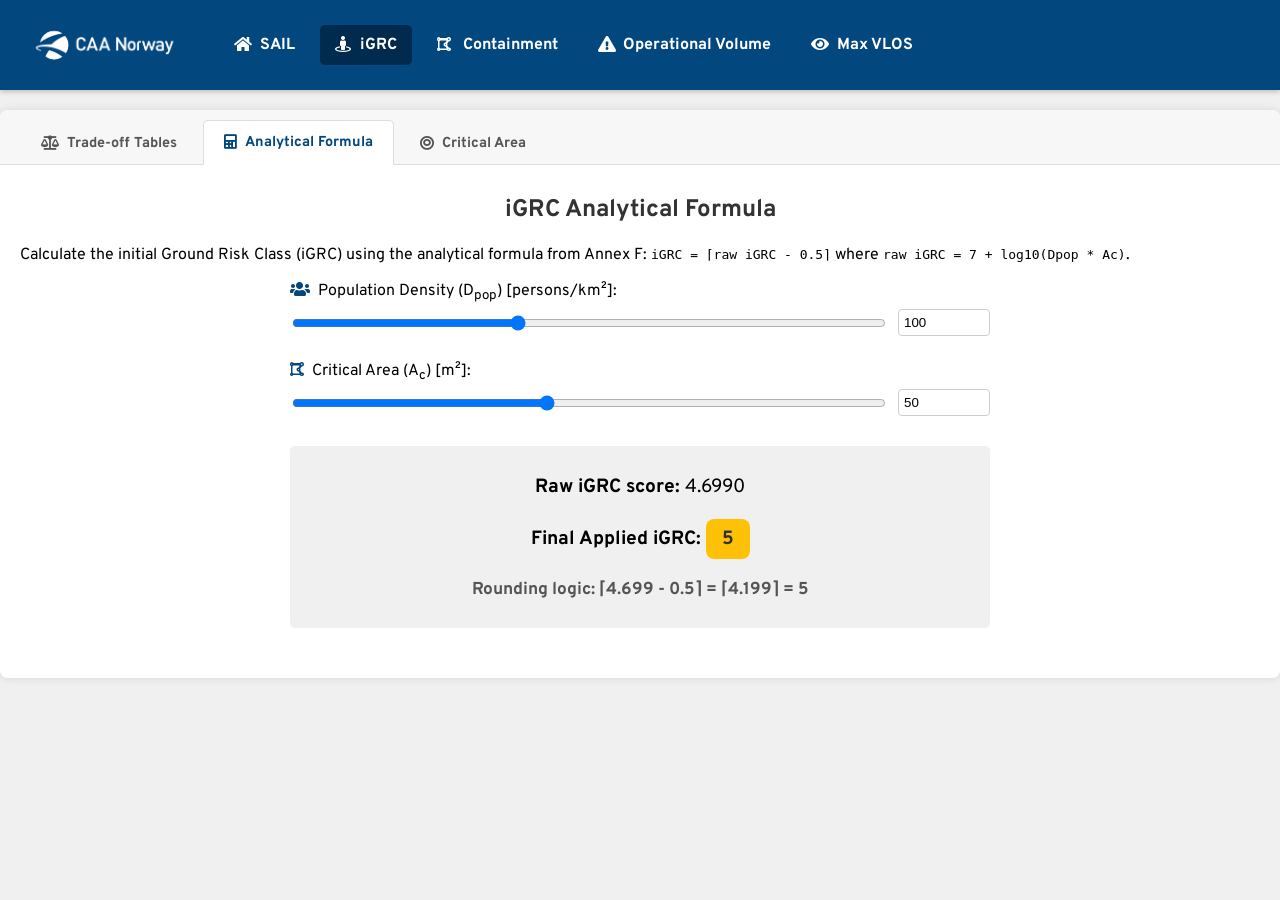
<file: igrc_analytical.html>
<!DOCTYPE html>
<html lang="en">
<head>
    <meta charset="UTF-8">
    <meta name="viewport" content="width=device-width, initial-scale=1.0">
    <title>iGRC Analytical Formula - SORA 2.5</title>
    <link rel="icon" href="assets/smallLogo.png" type="image/png">
    
    <link rel="preconnect" href="https://fonts.googleapis.com">
    <link rel="preconnect" href="https://fonts.gstatic.com" crossorigin>
    <link href="https://fonts.googleapis.com/css2?family=Overpass:wght@400;700&display=swap" rel="stylesheet">
    <link rel="stylesheet" href="https://cdnjs.cloudflare.com/ajax/libs/font-awesome/5.15.4/css/all.min.css">

    <link rel="stylesheet" href="css/style.css">
    <link rel="stylesheet" href="css/igrc.css">
</head>
<body>
    <div id="navbar-placeholder"></div>

    <main class="container">
        
        <div class="tab-container">
            <a href="tradeoff_tables.html" class="tab-link"><i class="fas fa-balance-scale"></i> Trade-off Tables</a>
            <a href="igrc_analytical.html" class="tab-link active"><i class="fas fa-calculator"></i> Analytical Formula</a>
            <a href="critical_area.html" class="tab-link"><i class="fas fa-bullseye"></i> Critical Area</a>
        </div>

        <h2>iGRC Analytical Formula</h2>
        <div class="annotation">
            <p>Calculate the initial Ground Risk Class (iGRC) using the analytical formula from Annex F: <code>iGRC = &lceil;raw iGRC - 0.5&rceil;</code> where <code>raw iGRC = 7 + log10(Dpop * Ac)</code>.</p>
        </div>

        <div class="calculator-card" style="max-width: 700px; margin: 0 auto 30px auto;">
            <div class="input-group">
                <label><i class="fas fa-users" style="color: #03477F; margin-right: 8px;"></i>Population Density (D<sub>pop</sub>) [persons/km&sup2;]:</label>
                <div class="slider-container">
                    <input type="range" id="dpop-slider" min="0" max="1000" step="1">
                    <input type="number" id="dpop-input" value="100" min="1" max="200000">
                </div>
            </div>

            <div class="input-group" style="margin-top: 25px;">
                <label><i class="fas fa-draw-polygon" style="color: #03477F; margin-right: 8px;"></i>Critical Area (A<sub>c</sub>) [m&sup2;]:</label>
                <div class="slider-container">
                    <input type="range" id="ac-slider" min="0" max="1000" step="1">
                    <input type="number" id="ac-input" value="50" min="0.1" max="200000">
                </div>
            </div>

            <div class="result" style="margin-top: 30px; text-align: center;">
                <p>Raw iGRC score: <span id="exact-result" style="font-weight: normal;">0.000</span></p>
                <p style="margin-top: 10px;">Final Applied iGRC: <span id="final-igrc" class="badge">1</span></p>
                <p id="calc-steps" style="font-size: 0.9em; color: #555; margin-top: 15px;"></p>
            </div>
        </div>
    </main>

    <script src="js/navbar.js"></script>
    <script src="js/igrc_analytical.js"></script>
</body>
</html>
</file>
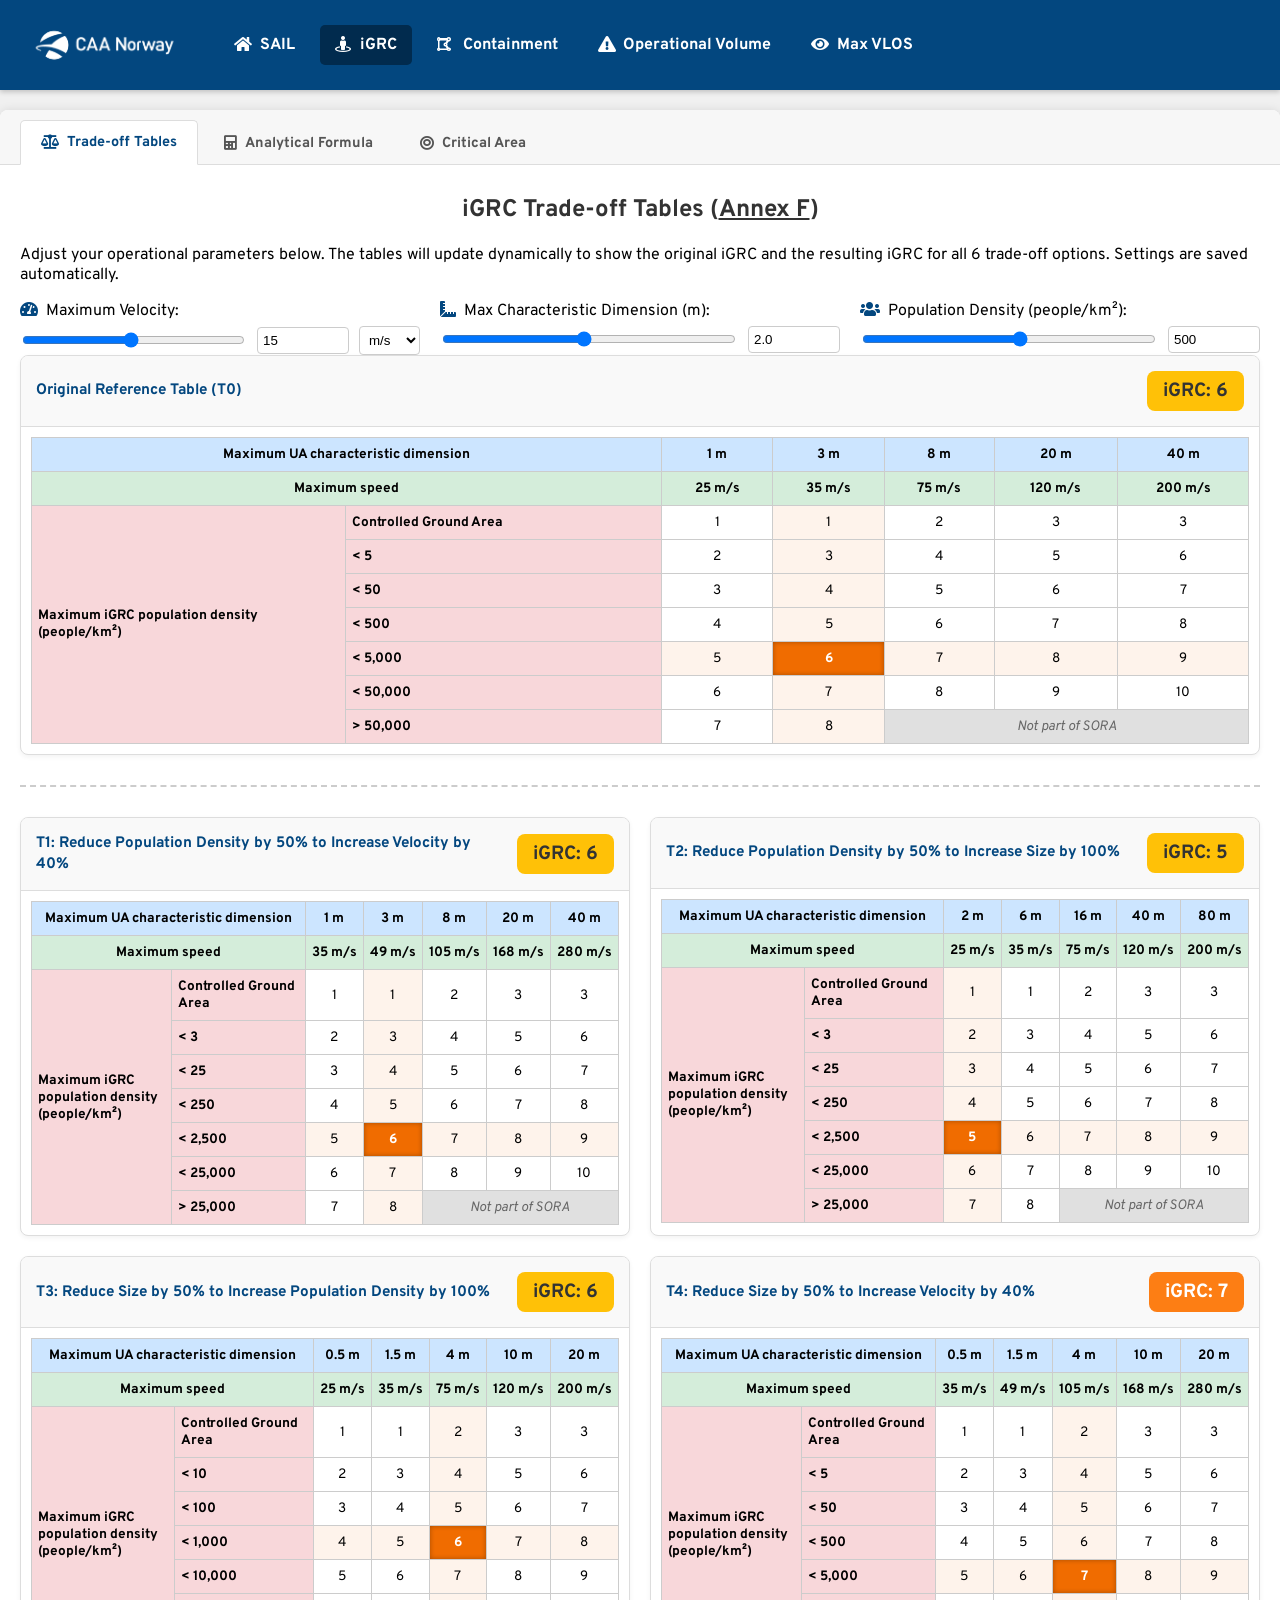
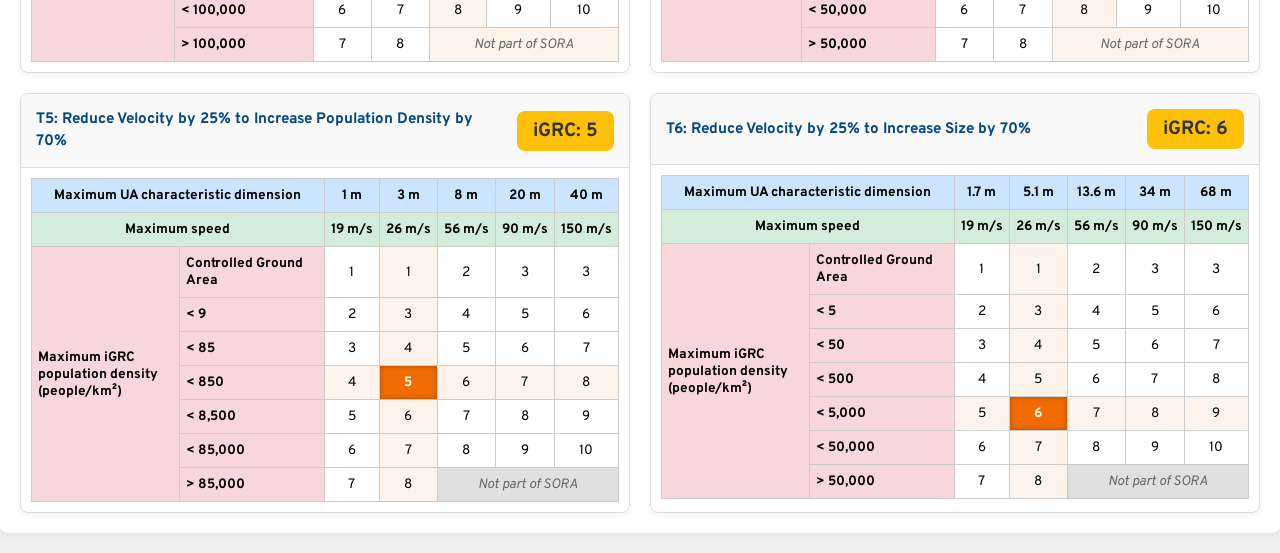
<file: tradeoff_tables.html>
<!DOCTYPE html>
<html lang="en">
<head>
    <meta charset="UTF-8">
    <meta name="viewport" content="width=device-width, initial-scale=1.0">
    <title>iGRC Trade-off Tables - SORA 2.5</title>
    <link rel="icon" href="assets/smallLogo.png" type="image/png">
    <link rel="preconnect" href="https://fonts.googleapis.com">
    <link rel="preconnect" href="https://fonts.gstatic.com" crossorigin>
    <link href="https://fonts.googleapis.com/css2?family=Overpass:wght@400;700&display=swap" rel="stylesheet">
    <link rel="stylesheet" href="https://cdnjs.cloudflare.com/ajax/libs/font-awesome/5.15.4/css/all.min.css">
    <link rel="stylesheet" href="css/style.css">
    <link rel="stylesheet" href="css/igrc.css">
</head>
<body>
    <div id="navbar-placeholder"></div>

    <main class="container tradeoff-container">
        
        <div class="tab-container">
            <a href="tradeoff_tables.html" class="tab-link active"><i class="fas fa-balance-scale"></i> Trade-off Tables</a>
            <a href="igrc_analytical.html" class="tab-link"><i class="fas fa-calculator"></i> Analytical Formula</a>
            <a href="critical_area.html" class="tab-link"><i class="fas fa-bullseye"></i> Critical Area</a>
        </div>

        <h2>iGRC Trade-off Tables (<a href="http://jarus-rpas.org/wp-content/uploads/2024/06/SORA-v2.5-Annex-F-Release.JAR_doc_29pdf.pdf" target="_blank" style="color: inherit; text-decoration: underline;">Annex F</a>)</h2>
        <div class="annotation">
            <p>Adjust your operational parameters below. The tables will update dynamically to show the original iGRC and the resulting iGRC for all 6 trade-off options. Settings are saved automatically.</p>
        </div>

        <div class="calculator-card">
            <div class="input-row">
                <div class="input-group">
                    <label><i class="fas fa-tachometer-alt" style="color: #03477F; margin-right: 8px;"></i>Maximum Velocity:</label>
                    <div class="slider-container">
                        <input type="range" id="vel-slider" min="1" max="250" value="15" step="1">
                        <input type="number" id="vel-input" value="15" min="1" max="1000">
                        <select id="vel-unit">
                            <option value="ms">m/s</option>
                            <option value="kmh">km/h</option>
                            <option value="kt">kt</option>
                        </select>
                    </div>
                </div>
                
                <div class="input-group">
                    <label><i class="fas fa-ruler-combined" style="color: #03477F; margin-right: 8px;"></i>Max Characteristic Dimension (m):</label>
                    <div class="slider-container">
                        <input type="range" id="dim-slider" min="0.1" max="50" value="2.0" step="0.1">
                        <input type="number" id="dim-input" value="2.0" min="0.1" max="100" step="0.1">
                    </div>
                </div>

                <div class="input-group">
                    <label><i class="fas fa-users" style="color: #03477F; margin-right: 8px;"></i>Population Density (people/km&sup2;):</label>
                    <div class="slider-container">
                        <input type="range" id="dens-slider" min="0" max="1000" value="540" step="1">
                        <input type="number" id="dens-input" value="500" min="0" max="200000">
                    </div>
                    <small id="cga-hint" style="color:#03477F; font-weight:bold; display:none; margin-top:5px;">(0 = Controlled Ground Area)</small>
                </div>
            </div>
        </div>

        <div id="original-table-container"></div>
        <hr style="margin: 30px 0; border: 0; border-top: 2px dashed #ccc;">
        <div id="tradeoff-tables-container" class="tables-grid"></div>
    </main>

    <script src="js/navbar.js"></script>
    <script src="js/tradeoff_tables.js"></script>
</body>
</html>
</file>
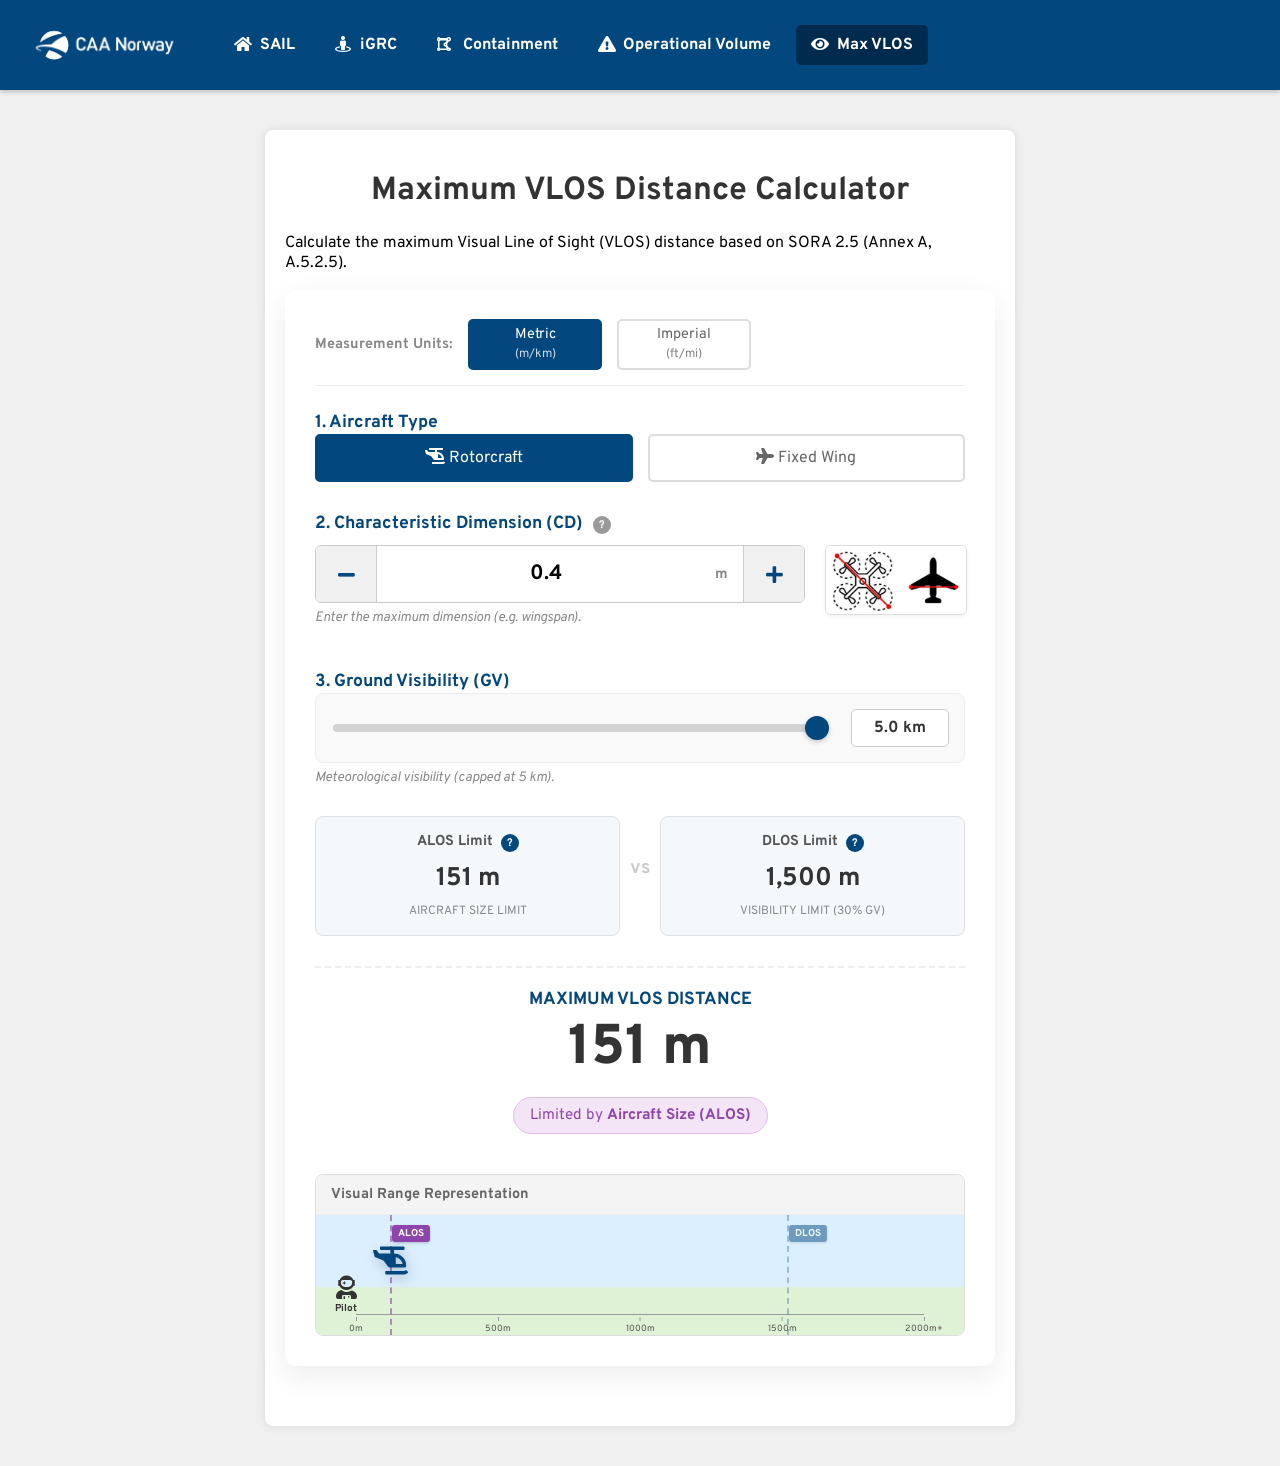
<file: vlos_calculator.html>
<!DOCTYPE html>
<html lang="en">
<head>
    <meta charset="UTF-8">
    <meta name="viewport" content="width=device-width, initial-scale=1.0">
    <title>Max VLOS Distance Calculator</title>
    <link rel="icon" href="assets/smallLogo.png" type="image/png">
    
    <link href="https://fonts.googleapis.com/css2?family=Overpass:wght@400;700&display=swap" rel="stylesheet">
    <link rel="stylesheet" href="https://cdnjs.cloudflare.com/ajax/libs/font-awesome/5.15.4/css/all.min.css">
    
    <link rel="stylesheet" href="css/style.css">
    <link rel="stylesheet" href="css/vlos_calculator.css">
</head>
<body>

    <div id="navbar-placeholder"></div>

    <div class="container vlos-container">
        
        <h1 class="header">Maximum VLOS Distance Calculator</h1>
        <p class="intro-text">
            Calculate the maximum Visual Line of Sight (VLOS) distance based on SORA 2.5 (Annex A, A.5.2.5). 
        </p>

        <div class="calculator-card">
            
            <div class="settings-bar">
                <span class="settings-label">Measurement Units:</span>
                <div class="toggle-container small-toggle">
                    <input type="radio" id="unitMetric" name="unitSystem" value="metric" checked>
                    <label for="unitMetric" class="toggle-btn">
                        Metric<br><span class="unit-small">(m/km)</span>
                    </label>
                    
                    <input type="radio" id="unitImperial" name="unitSystem" value="imperial">
                    <label for="unitImperial" class="toggle-btn">
                        Imperial<br><span class="unit-small">(ft/mi)</span>
                    </label>
                </div>
            </div>

            <hr class="divider">

            <div class="input-group">
                <label class="input-label">1. Aircraft Type</label>
                <div class="toggle-container">
                    <input type="radio" id="rotorcraft" name="aircraftType" value="rotorcraft" checked>
                    <label for="rotorcraft" class="toggle-btn"><i class="fas fa-helicopter"></i> Rotorcraft</label>
                    
                    <input type="radio" id="fixedwing" name="aircraftType" value="fixedwing">
                    <label for="fixedwing" class="toggle-btn"><i class="fas fa-plane"></i> Fixed Wing</label>
                </div>
            </div>

            <div class="input-group">
                <div class="label-with-help">
                    <label for="cdInput" class="input-label">2. Characteristic Dimension (CD)</label>
                    <div class="tooltip-container">
                        <span class="question-icon small-icon">?</span>
                        <span class="tooltip-text">
                            <strong>How to measure:</strong><br>
                            • <strong>Multirotor:</strong> Max distance between propeller tips.<br>
                            • <strong>Fixed Wing:</strong> Wingspan.<br>
                            Use the largest dimension.
                        </span>
                    </div>
                </div>
                
                <div class="cd-section-wrapper">
                    <div class="cd-input-area">
                        <div class="stepper-wrapper">
                            <button type="button" class="stepper-btn" id="btnCdMinus"><i class="fas fa-minus"></i></button>
                            <div class="input-wrapper large-input-wrapper">
                                <input type="number" id="cdInput" step="0.1" min="0" value="0.4" placeholder="0"> 
                                <span class="unit-display" id="cdUnitLabel">m</span>
                            </div>
                            <button type="button" class="stepper-btn" id="btnCdPlus"><i class="fas fa-plus"></i></button>
                        </div>
                        <p class="helper-text">Enter the maximum dimension (e.g. wingspan).</p>
                    </div>

                    <div class="cd-image-area">
                        <img src="assets/CD.jpg" alt="Characteristic Dimension Illustration" class="cd-illustration">
                    </div>
                </div>
            </div>

            <div class="input-group">
                <label for="gvSlider" class="input-label">
                    3. Ground Visibility (GV)
                </label>
                
                <div class="slider-wrapper">
                    <input type="range" id="gvSlider" min="0" max="5000" step="100" value="5000" class="slider">
                    <div class="slider-value-box">
                        <span id="gvDisplayValue">5.0</span> 
                        <span id="gvDisplayUnit">km</span>
                    </div>
                </div>
                <p class="helper-text">Meteorological visibility (capped at 5 km).</p>
            </div>

            <div class="results-section">
                <div class="result-box alos-box">
                    <div class="box-header">
                        <span class="label">ALOS Limit</span>
                        <div class="tooltip-container">
                            <span class="question-icon">?</span>
                            <span class="tooltip-text">
                                <strong>Attitude Line of Sight:</strong><br>
                                Calculated based on aircraft size (CD). Distance where orientation is lost.
                            </span>
                        </div>
                    </div>
                    <span class="value" id="alosResult">-</span>
                    <span class="subtext">Aircraft Size Limit</span>
                </div>
                
                <div class="logic-operator">vs</div>

                <div class="result-box dlos-box">
                    <div class="box-header">
                        <span class="label">DLOS Limit</span>
                        <div class="tooltip-container">
                            <span class="question-icon">?</span>
                            <span class="tooltip-text">
                                <strong>Detection Line of Sight:</strong><br>
                                30% of Ground Visibility. Distance where the drone becomes invisible against the background.
                            </span>
                        </div>
                    </div>
                    <span class="value" id="dlosResult">-</span>
                    <span class="subtext">Visibility Limit (30% GV)</span>
                </div>
            </div>

            <div class="final-result">
                <h3>Maximum VLOS Distance</h3>
                <div class="highlight-value" id="finalResult">-</div>
                <div id="limitingFactorBox" class="limiting-box">
                    <span id="limitingFactorText">Enter values above</span>
                </div>
            </div>
            
            <div class="visual-container">
                <h4 class="visual-title">Visual Range Representation</h4>
                <div class="landscape-chart">
                    <div class="sky"></div>
                    <div class="ground"></div>
                    
                    <div class="chart-content">
                    
                        <div class="pilot-marker">
                            <i class="fas fa-user-astronaut"></i>
                            <span class="marker-label">Pilot</span>
                        </div>
                
                        <div id="aircraftMarker" class="aircraft-marker" style="left: 0%;">
                            <i id="aircraftIcon" class="fas fa-helicopter"></i>
                        </div>
                
                        <div id="markerALOS" class="distance-marker marker-alos" style="left: 0%;">
                            <div class="flag">ALOS</div>
                            <div class="line"></div>
                        </div>
                
                        <div id="markerDLOS" class="distance-marker marker-dlos" style="left: 0%;">
                            <div class="flag">DLOS</div>
                            <div class="line"></div>
                        </div>
                
                        <div class="ruler">
                            <span class="tick" style="left: 0%">0m</span>
                            <span class="tick" style="left: 25%">500m</span>
                            <span class="tick" style="left: 50%">1000m</span>
                            <span class="tick" style="left: 75%">1500m</span>
                            <span class="tick" style="left: 100%">2000m+</span>
                        </div>
                        
                    </div> </div>
            </div>

        </div>
    </div>

    <script src="js/navbar.js"></script>
    <script src="js/vlos_calculator.js"></script>
</body>
</html>
</file>
<file: css/style.css>
/* Importerer Overpass fonten fra Google Fonts */
@import url('https://fonts.googleapis.com/css2?family=Overpass:wght@400;700&display=swap');

/* --- STOPP HOPPING (SCROLLBAR FIX) --- */
html {
    overflow-y: scroll; /* Tvinger rullefelt alltid, hindrer sideveis hopp mellom korte/lange sider */
}

/* Felles stiler for hele applikasjonen */

/* Navigasjonsbånd */
.navbar {
    width: 100%;
    background-color: #03477F; /* Mørk Blå */
    padding: 15px 0; 
    box-shadow: 0 2px 5px rgba(0,0,0,0.2);
    position: sticky;
    top: 0;
    z-index: 1000;
}

/* Wrapper for navbar innhold - ØKT BREDDE */
.navbar-wrapper {
    max-width: 1400px; /* Økt fra 1000px for bedre utnyttelse på desktop */
    margin: 0 auto;    
    display: flex;
    justify-content: flex-start; 
    align-items: center; 
    padding-left: 20px;
    padding-right: 20px;
    box-sizing: border-box; 
}

/* Stil for selve lenken rundt logoen */
.nav-logo-link {
    line-height: 0; 
    margin-right: 25px; 
}

.nav-logo {
    height: 60px; 
    width: auto;
}

.nav-button {
    color: #FFFFFF; /* Hvit */
    text-decoration: none;
    padding: 10px 15px;
    margin: 0 5px;
    border-radius: 5px;
    font-weight: bold;
    font-size: 1em;
    transition: background-color 0.3s;
    display: inline-flex;
    align-items: center;
}
.nav-button:hover {
    background-color: #F06C00; /* Oransje (Hover) */
}
.nav-button.active {
    background-color: #012b4e; /* Mørkere blå (Aktiv) */
    cursor: default;
}

.nav-icon {
    color: #FFFFFF;
    vertical-align: middle;
    margin-right: 8px;
    width: 1.1em;
    height: 1.1em;
    flex-shrink: 0;
}

body {
    font-family: 'Overpass', Arial, sans-serif;
    margin: 0;
    padding: 0;
    background-color: #f0f0f0;
}

/* --- HOVEDCONTAINER - ØKT BREDDE --- */
.container {
    background: white;
    padding: 20px;
    border-radius: 8px;
    box-shadow: 0 0 10px rgba(0,0,0,0.1);
    position: relative;
    max-width: 1400px; /* Økt fra 1000px - gjelder alle sider */
    margin: 20px auto;
    box-sizing: border-box; 
}

/* Tvinger eventuelle spesifikke klasser til å følge den nye bredden */
.tradeoff-container, 
.igrc-container {
    max-width: 1400px !important;
}

/* --- iGRC FANE-NAVIGASJON (TABS) --- */
.tab-container {
    display: flex;
    flex-wrap: wrap; 
    background-color: #f7f7f7; 
    border-bottom: 1px solid #ddd; 
    
    /* Negative marger trekker fanene helt ut til kanten av containeren */
    margin: -20px -20px 30px -20px; 
    padding: 10px 20px 0 20px;
    border-radius: 8px 8px 0 0;
}

.tab-link {
    text-decoration: none;
    color: #555;
    font-weight: bold;
    font-size: 0.9rem;
    padding: 12px 20px;
    margin-right: 5px;
    margin-bottom: -1px; 
    
    border: 1px solid transparent;
    border-bottom: none;
    border-radius: 5px 5px 0 0;
    
    display: inline-flex;
    align-items: center;
    gap: 8px;
    transition: all 0.2s ease;
}

.tab-link:hover {
    background-color: #e0e0e0;
    color: #333;
}

.tab-link.active {
    background-color: white;
    color: #03477F; 
    border: 1px solid #ddd;
    border-bottom-color: white; 
    cursor: default;
}

/* Logo-stiler */
.logo-container {
    text-align: left;
    margin-bottom: 20px;
}
.logo { 
    width: 150px;
    height: auto;
    margin-top: 20px;
    cursor: pointer;
}

h2, h1 {
    text-align: center;
    color: #333;
}

/* Felles resultatboks-stil */
.result {
    margin: 20px auto;
    width: 100%;
    text-align: left;
    background-color: #f0f0f0;
    padding: 10px;
    border-radius: 5px;
    font-weight: bold;
    font-size: larger;
    box-sizing: border-box;
}

/* Felles knappe-stiler */
.button-bar {
    display: flex;
    justify-content: center; 
    align-items: center;
    flex-wrap: wrap; 
    margin-top: 40px;
    margin-bottom: 20px;
}

.continue-button, .button-container a {
    display: inline-block;
    margin: 10px;
    padding: 10px 20px;
    font-size: 16px;
    background-color: #03477F; 
    color: white;
    border: none;
    border-radius: 5px;
    cursor: pointer;
    text-decoration: none;
    font-weight: bold;
    text-align: center;
}

.button-container a:hover, .continue-button:hover {
    background-color: #F06C00; 
}

.reset-button {
    display: inline-flex;
    align-items: center;
    justify-content: center;
    margin: 10px;
    padding: 10px 20px;
    font-size: 16px;
    background-color: #6A8E7F;
    color: white;
    border: none;
    border-radius: 5px;
    cursor: pointer;
    text-decoration: none;
    font-weight: bold;
    text-align: center;
    transition: background-color 0.3s;
}
.reset-button:hover {
    background-color: #F06C00;
}
.reset-icon {
    width: 1.1em;
    height: 1.1em;
    margin-right: 8px;
    fill: white; 
}


/* --- MOBIL-JUSTERINGER --- */
@media (max-width: 600px) {
    .navbar {
        flex-direction: column;
        align-items: flex-start;
        padding: 10px 0; 
    }
    .navbar-wrapper {
        padding-left: 10px;
        padding-right: 10px;
        width: 100%; 
        flex-direction: column;
        align-items: flex-start;
    }
    .nav-logo-link {
        margin-bottom: 10px; 
    }
    .nav-logo {
        height: 40px; 
    }
    .nav-button {
        display: block;
        width: calc(100% - 30px); 
        text-align: left;
    }
    
    /* Mobilcontainer */
    .container {
        padding: 10px; 
        margin: 10px auto;
        width: 96%; /* Bruker nesten hele bredden på mobil */
    }
    
    /* Faner på mobil */
    .tab-container {
        margin: -10px -10px 20px -10px;
        padding: 5px 5px 0 5px;
    }
    
    .tab-link {
        padding: 10px 5px; 
        font-size: 0.8rem;
        flex-grow: 1; /* Spre fanene utover */
        justify-content: center;
        text-align: center;
        margin-right: 2px;
    }
    
    /* Skjul ikoner i faner på veldig små skjermer for plass */
    @media (max-width: 380px) {
        .tab-link i { display: none; }
    }

    .continue-button, .button-container a,
    .reset-button { 
        font-size: 14px;
        padding: 8px 16px;
        width: 100%; 
        margin: 5px 0; 
    }
    
    .button-bar {
        display: block;
        margin-top: 20px;
    }
}
</file>
<file: css/sail.css>
/* Stiler spesifikt for SAIL-kalkulatoren (index.html) */

.container {
    text-align: center;
}

/* .logo-sail er fjernet */

table {
    width: 100%;
    border-collapse: collapse;
    margin: 20px auto;
    text-align: center;
    table-layout: fixed;
}

th, td {
    border: 1px solid #000;
    padding: 5px;
    word-wrap: break-word;
    overflow-wrap: break-word;
    hyphens: auto;
    font-size: 14px;
}

th[colspan="7"], th[colspan="6"] {
    background-color: #d6d6d6;
}

th[colspan="2"], td[colspan="2"], th[colspan="2"] + th, td[colspan="2"] + td {
    background-color: #cce5ff;
}

td[colspan="2"]:nth-child(3),
td[colspan="2"]:nth-child(3) ~ td {
    background-color: #d4edda;
}

td[rowspan="7"], td[class*="unselectable"], th[class*="unselectable"] {
    background-color: #f8d7da;
    text-align: left;
    font-weight: bold;
    white-space: normal;
}

td[data-clickable]:hover {
    cursor: pointer;
    background-color: #ffffcc;
}

td.na {
    background-color: #e0e0e0;
    pointer-events: none;
}

td.selected {
    background-color: #ffff99 !important;
}

.not-part {
    background-color: #e0e0e0;
    text-align: center;
}

.unselectable {
    background-color: #f8d7da;
    white-space: normal;
}

.wide-column {
    width: 66.66%;
}

.small-column {
    width: 8.33%;
}

td[data-clickable] {
    background-color: #ffffff;
}

/* Farger for SAIL-tabell */
.sail-i { background-color: #c8e6c9; } /* Tydeligere grønn */
.sail-ii { background-color: #f0f4c3; } /* Lime/gul-grønn */
.sail-iii { background-color: #fff9c4; } /* Lys gul */
.sail-iv { background-color: #ffe0b2; } /* Tydeligere oransje */
.sail-v { background-color: #ffcdd2; } /* Lys rød */
.sail-vi { background-color: #ef9a9a; } /* Litt mørkere rød */


.arc-buttons-container {
    display: flex;
    justify-content: center;
    flex-wrap: wrap;
}

.arc-button {
    display: inline-block;
    margin: 10px;
    padding: 10px;
    border-radius: 10px;
    border: 2px solid transparent;
    cursor: pointer;
    background-color: #f5f5f5;
    text-align: center;
    width: 120px;
    height: 60px;
    vertical-align: middle;
}

.arc-button span {
    display: block;
    font-size: 12px;
}

.arc-button strong {
    display: block;
    font-size: 14px;
    font-weight: bold;
}

.arc-button.selected-arc-a {
    border-color: #4CAF50;
    background-color: #e8f5e9;
}

.arc-button.selected-arc-b {
    border-color: #FFEB3B;
    background-color: #fffde7;
}

.arc-button.selected-arc-c {
    border-color: #FF9800;
    background-color: #fff3e0;
}

.arc-button.selected-arc-d {
    border-color: #F44336;
    background-color: #ffebee;
}

/* ENDRET: Markering for beregnet SAIL-celle */
.highlight {
    outline: 6px solid #F44336; /* Bruker outline i stedet for border */
    outline-offset: -2px;         /* Trekker kanten innover i cellen */
    font-weight: bold;            /* Fet skrift */
    /* box-sizing er ikke lenger nødvendig for dette */
}

.annotation {
    text-align: left;
    margin: 20px auto;
    width: 100%;
}

.annotation p {
    margin: 10px 0;
}

th.grey-background, td.grey-background {
    background-color: #e0e0e0;
}

td.white-background {
    background-color: #ffffff;
}

#grcTable tbody tr {
    height: 50px;
}

.footer-timestamp {
    text-align: right;
    font-size: 0.8em;
    color: #888;
    margin-top: 20px;
}


/* Responsive design for mobile */
@media (max-width: 600px) {
    th, td {
        font-size: 12px;
        padding: 3px;
    }
    .arc-button {
        width: 90px;
        height: 50px;
        font-size: 10px;
        margin: 5px;
    }
    .arc-button span {
        font-size: 10px;
    }
    .arc-button strong {
        font-size: 12px;
    }
    .result {
        width: 90%;
        font-size: medium;
    }
    .arc-buttons-container {
        flex-direction: column;
        align-items: center;
    }
    .wide-column {
        min-width: 120px;
    }
    .small-column {
        min-width: 100px;
    }
}

/* ENDRET: Sentrerer resultatboksene på SAIL-siden */
.container .result {
    text-align: center;
}
</file>
<file: css/containment.css>
/* Stiler spesifikt for Containment-kalkulatoren (containment.html) */

.containment-container {
    max-width: 600px;
    text-align: left;
}

.header {
    text-align: center;
    margin-top: 20px;
    width: 100%;
}

.form-group {
    margin-bottom: 15px;
}

.adjacent-area-box {
    background-color: #f0f0f0; 
    padding: 10px; 
    border-radius: 4px;
}

/* NYTT: Legger til ekstra mellomrom etter adjacent-boksen */
.adjacent-area-box {
    margin-bottom: 30px;
}


label {
    display: block;
    margin-bottom: 5px;
    text-align: left;
    font-weight: bold;
}

select, input[type="number"] {
    width: 100%;
    padding: 8px;
    margin-bottom: 10px;
    border: 1px solid #ccc;
    border-radius: 4px;
    box-sizing: border-box; /* Viktig for konsistent størrelse */
}

.flex-row {
    display: flex;
    align-items: center;
}

.flex-row input[type="number"] {
    width: 110px;
    margin-right: 5px;
    text-align: right;
}

.flex-row select {
    width: 70px;
}

#result {
    margin-top: 20px;
    font-size: 1.2em;
    padding: 10px;
}

/* Resultatfarger */
.out-of-scope {
    background-color: lightgrey;
}
.low {
    background-color: lightyellow;
}
.medium {
    background-color: #ffbd61;
}
.high {
    background-color: lightcoral;
}

.button-container {
    text-align: center;
    margin-top: 20px;
}

.button-container a {
    margin-top: 20px; /* Mindre margin enn på index */
}


/* --- START: Tokolonne-oppsett (NY) --- */
/* Gjenbruker stiler fra critical_area.css for konsistens */

.form-row {
    display: flex;
    justify-content: space-between;
    margin-bottom: 15px;
    gap: 20px;
}

.form-group.half-width {
    flex: 1 1 calc(50% - 10px);
    min-width: 200px;
}

/* Fjerner bunnmarging fra grupper som er INNE I en rad */
.form-row .form-group {
    margin-bottom: 0;
}

/* Responsiv justering for smale skjermer */
@media (max-width: 650px) {
    .form-row {
        flex-direction: column; /* Stabler kolonner */
        gap: 0; /* Fjerner gap, styres av form-group */
        margin-bottom: 0;
    }
    .form-group.half-width {
        flex-basis: auto; /* Tilbakestiller basis */
        min-width: unset; /* Tilbakestiller min-width */
        margin-bottom: 15px; /* Legger til bunnmarging igjen */
    }
}
/* --- SLUTT: Tokolonne-oppsett (NY) --- */
</file>
<file: css/contingency_volume.css>
/* Layout */
.calculator-grid {
    display: grid;
    grid-template-columns: 1fr; /* Default: Single column (Mobile first) */
    gap: 20px;
    margin-top: 20px;
}

@media (min-width: 992px) {
    .calculator-grid {
        grid-template-columns: 380px 1fr; /* Desktop: Two columns */
        align-items: start;
    }
}

/* Card Styling */
.card {
    background: #fff;
    border-radius: 8px;
    box-shadow: 0 2px 8px rgba(0,0,0,0.05);
    padding: 20px;
    border: 1px solid #eee;
    width: 100%; /* Ensure fits within container */
    box-sizing: border-box; /* Include padding in width */
}

/* Input Styles */
.input-group {
    margin-bottom: 20px;
}

.label-row {
    display: flex;
    justify-content: space-between;
    align-items: center;
    margin-bottom: 8px;
}

.input-group label {
    font-weight: 600;
    color: #333;
    font-size: 0.9rem;
}

.input-group label i {
    margin-right: 5px;
    color: #666;
    width: 16px;
    text-align: center;
}

/* --- TOGGLE BUTTONS --- */
.toggle-group {
    display: flex;
    gap: 10px;
    flex-wrap: wrap; /* Allow wrapping on very small screens */
}

.toggle-group input[type="radio"] {
    display: none; 
}

.toggle-btn {
    flex: 1;
    display: flex;
    align-items: center;
    justify-content: center;
    gap: 8px;
    padding: 12px;
    border: 1px solid #ccc;
    border-radius: 6px;
    cursor: pointer;
    background: #f8f9fa;
    color: #555;
    transition: all 0.2s ease;
    font-weight: 500;
    min-width: 120px; /* Ensure clickability */
}

.toggle-btn:hover {
    background: #e2e6ea;
}

/* Active State */
.toggle-group input[type="radio"]:checked + .toggle-btn {
    background: #003366; 
    color: white;
    border-color: #002244;
    box-shadow: 0 2px 4px rgba(0,0,0,0.2);
}

.toggle-group input[type="radio"]:checked + .toggle-btn i {
    color: white !important;
}

/* Info Icon */
.info-icon {
    color: #007bff;
    cursor: pointer;
    font-size: 1.1rem;
    padding: 5px; /* Larger hit area */
}

/* STEPPER & SLIDER STYLING */
input[type=number]::-webkit-inner-spin-button, 
input[type=number]::-webkit-outer-spin-button { 
  -webkit-appearance: none; 
  margin: 0; 
}
input[type=number] {
  -moz-appearance: textfield;
}

.control-wrapper {
    display: flex;
    flex-direction: column;
    gap: 10px;
}

.stepper {
    display: flex;
    align-items: center;
    border: 1px solid #ccc;
    border-radius: 6px;
    overflow: hidden;
    background: #fff;
    height: 48px;
}

.step-btn {
    background: #f8f9fa;
    border: none;
    width: 50px;
    height: 100%;
    cursor: pointer;
    font-size: 1.2rem;
    color: #333;
    display: flex;
    align-items: center;
    justify-content: center;
}

.stepper input {
    flex: 1;
    border: none;
    border-left: 1px solid #eee;
    border-right: 1px solid #eee;
    text-align: center;
    font-size: 1.1rem;
    font-weight: 500;
    height: 100%;
    padding: 0;
    outline: none;
    min-width: 50px;
}

/* Slider */
.slider {
    -webkit-appearance: none;
    width: 100%;
    height: 8px;
    background: #dee2e6;
    border-radius: 5px;
    outline: none;
    margin-top: 5px;
}

.slider::-webkit-slider-thumb {
    -webkit-appearance: none;
    appearance: none;
    width: 24px;
    height: 24px;
    border-radius: 50%;
    background: #007bff;
    border: 3px solid #fff;
    box-shadow: 0 2px 4px rgba(0,0,0,0.2);
}

.slider::-moz-range-thumb {
    width: 24px;
    height: 24px;
    border-radius: 50%;
    background: #007bff;
    border: 3px solid #fff;
}

.divider {
    border: 0;
    border-top: 1px solid #eee;
    margin: 20px 0;
}

.sub-fieldset {
    border: 1px solid #e0e0e0;
    padding: 15px;
    margin-top: 15px;
    border-radius: 8px;
    background-color: #f8f9fa;
}

.sub-fieldset legend {
    font-size: 0.85em;
    font-weight: 600;
    color: #666;
    padding: 0 5px;
}

select {
    width: 100%;
    padding: 10px;
    border: 1px solid #ccc;
    border-radius: 6px;
    font-size: 1rem;
    background: #fff;
    height: 48px;
}

/* Visualization */
.visualization-card {
    text-align: center;
    padding-top: 20px;
    overflow: hidden; /* Prevent spillover */
}

.canvas-wrapper {
    position: relative; 
    width: 100%;
    overflow: hidden; /* Hide scrollbars, resizeCanvas handles width */
    display: flex;
    justify-content: center;
    background-color: #fcfcfc;
    border: 1px solid #eee;
    border-radius: 4px;
    padding: 0; /* Remove padding to maximize space on mobile */
    box-sizing: border-box;
}

canvas {
    display: block;
    width: 100%;
    height: auto;
}

.aircraft-overlay {
    position: absolute;
    top: 50%;
    left: 50%;
    transform: translate(-50%, -50%);
    z-index: 10;
    pointer-events: none;
    color: #333;
    font-size: 24px;
    transition: transform 0.2s ease-out; /* Smooth rotation */
}

/* Legend & Values Grid (UPDATED) */
.legend-grid {
    display: flex;
    justify-content: space-around;
    gap: 15px;
    margin-top: 20px;
    padding: 15px;
    border-top: 1px solid #eee;
}

@media (max-width: 600px) {
    .legend-grid {
        flex-direction: column;
        align-items: center;
        gap: 20px;
    }
}

.legend-col {
    display: flex;
    flex-direction: column;
    align-items: center;
    gap: 8px;
    text-align: center;
}

.legend-header {
    display: flex;
    align-items: center;
    gap: 8px;
    color: #333;
    font-weight: 600;
}

.legend-val {
    font-size: 1rem;
    color: #555;
    background: #f8f9fa;
    padding: 5px 10px;
    border-radius: 4px;
    border: 1px solid #eee;
    line-height: 1.4;
}

.color-box {
    width: 16px;
    height: 16px;
    border-radius: 3px;
    flex-shrink: 0;
}

.bg-green {
    background-color: rgba(40, 167, 69, 0.6);
    border: 1px solid #1e7e34;
}

.bg-yellow {
    background-color: rgba(255, 193, 7, 0.4);
    border: 1px solid #e0a800;
}

.bg-red {
    background-color: rgba(220, 53, 69, 0.4);
    border: 1px solid #dc3545;
}

/* Results */
.main-results {
    display: flex;
    flex-wrap: wrap; /* Allow wrapping on mobile */
    justify-content: space-around;
    gap: 20px;
    margin-bottom: 20px;
    text-align: center;
    padding-bottom: 20px;
    border-bottom: 1px solid #eee;
}

.result-box {
    flex: 1;
    min-width: 140px; /* Ensure boxes don't get too squashed */
}

.big-number {
    font-size: 2.2rem;
    font-weight: 700;
    color: #2c3e50;
}

.highlight-box {
    background-color: #f0f4f8;
    padding: 15px;
    border-radius: 8px;
    border: 1px solid #cce0ff;
}

.highlight-result {
    border: 2px solid #dc3545;
    background-color: #fff9fa;
    border-radius: 8px;
    padding-top: 10px;
    padding-bottom: 10px;
    margin-top: 10px;
}

/* Details Table */
.details-box {
    margin-top: 20px;
}

.details-table {
    width: 100%;
    font-size: 0.9rem;
    border-collapse: collapse;
}

.details-table td {
    padding: 8px 5px;
    border-bottom: 1px solid #f0f0f0;
}

/* Speech Bubble */
.speech-bubble {
    position: absolute;
    background: #333;
    color: #fff;
    padding: 15px;
    border-radius: 8px;
    width: 250px;
    max-width: 80vw; /* Prevent overflow on mobile */
    z-index: 2000;
    box-shadow: 0 4px 12px rgba(0,0,0,0.3);
    font-size: 0.9rem;
    line-height: 1.4;
    display: none; 
}

.speech-bubble h4 {
    margin: 0 0 8px 0;
    color: #ffc107; 
    font-size: 1rem;
    border-bottom: 1px solid #555;
    padding-bottom: 5px;
}

.speech-bubble::after {
    content: "";
    position: absolute;
    top: 100%; 
    left: 20px; 
    margin-left: -5px;
    border-width: 8px;
    border-style: solid;
    border-color: #333 transparent transparent transparent;
}

/* Warnings & Alerts (NY) */
.warning-msg {
    background-color: #fff3cd;
    color: #856404;
    border: 1px solid #ffeeba;
    padding: 10px 15px;
    border-radius: 6px;
    margin-bottom: 10px;
    font-size: 0.9rem;
    display: flex;
    align-items: center;
    gap: 10px;
    line-height: 1.4;
}

.warning-msg i {
    color: #ffc107;
    font-size: 1.2rem;
    flex-shrink: 0;
}

.warning-msg b {
    font-weight: 600;
}
</file>
<file: css/critical_area.css>
/* =========================================================
   Styling for SORA 2.5 Critical Area Calculator 
   ========================================================= */

.intro-text {
    font-size: 1.1em;
    margin-bottom: 20px;
    color: #333;
}

.calculator-grid {
    display: grid;
    grid-template-columns: 1fr 1fr;
    gap: 20px;
    align-items: start;
}

.card {
    background: #ffffff;
    border-radius: 8px;
    padding: 20px;
    box-shadow: 0 4px 6px rgba(0,0,0,0.1);
    margin-bottom: 20px;
}

.card h2 {
    margin-top: 0;
    color: #03477F;
    border-bottom: 2px solid #03477F;
    padding-bottom: 10px;
    margin-bottom: 20px;
}

.card h3 {
    color: #03477F;
    margin-top: 0;
    margin-bottom: 15px;
}

/* =========================================================
   Form Styles & Inputs
   ========================================================= */
.form-group {
    margin-bottom: 20px;
}

.form-group label {
    display: block;
    font-weight: bold;
    margin-bottom: 5px;
    color: #2c3e50;
}

.checkbox-wrapper {
    display: flex;
    align-items: center;
    gap: 10px;
}

.checkbox-wrapper input[type="checkbox"] {
    width: 20px;
    height: 20px;
    cursor: pointer;
}

.checkbox-wrapper label {
    margin: 0;
    cursor: pointer;
    font-weight: normal;
}

.input-icon-wrapper {
    position: relative;
    display: flex;
    align-items: center;
}

.input-icon {
    position: absolute;
    left: 10px;
    color: #7f8c8d;
}

/* Gitt 105px høyre-padding så tallene stopper i god tid før m/s-boksen */
.input-icon-wrapper input[type="number"] {
    width: 100%;
    padding: 10px 105px 10px 35px; 
    border: 1px solid #bdc3c7;
    border-radius: 4px;
    font-size: 1em;
    box-sizing: border-box;
}

/* --- Profesjonell blokk for benevnelser og nedtrekksmeny --- */
.unit-label {
    position: absolute;
    right: 30px; /* Sitter eksakt til venstre for opp/ned pilene */
    height: calc(100% - 2px); /* Fyller høyden inni feltet */
    top: 1px;
    background: #f8f9fa; /* Svak grå bakgrunn for kontrast */
    color: #7f8c8d;
    font-weight: bold;
    display: flex;
    align-items: center;
    padding: 0 15px;
    border-left: 1px solid #ddd; /* Tynn skillelinje */
    pointer-events: none; /* Lar musen klikke gjennom for å skrive i feltet */
    border-radius: 0 3px 3px 0;
}

.unit-select {
    position: absolute;
    right: 30px; /* Sitter eksakt til venstre for opp/ned pilene */
    height: calc(100% - 2px); 
    top: 1px;
    background: #f8f9fa;
    color: #03477F;
    font-weight: bold;
    padding: 0 5px 0 10px;
    border: none;
    border-left: 1px solid #ddd;
    cursor: pointer;
    outline: none;
    transition: background-color 0.2s;
}

.unit-select:hover {
    background: #eef2f5;
}

/* --- Tvinger opp/ned-pilene til å være faste 30px brede --- */
.input-icon-wrapper input[type="number"]::-webkit-inner-spin-button,
.input-icon-wrapper input[type="number"]::-webkit-outer-spin-button {
    opacity: 1; /* Alltid synlige */
    width: 30px; /* Brede og treffsikre */
    height: 100%; /* Fyller hele høyden */
    margin: 0;
    cursor: pointer;
}

.custom-slider {
    width: 100%;
    margin-top: 10px;
}

/* =========================================================
   Buttons
   ========================================================= */
.button-group {
    display: flex;
    gap: 10px;
    margin-top: 30px;
}

.btn {
    padding: 10px 20px;
    border: none;
    border-radius: 4px;
    font-size: 1em;
    font-weight: bold;
    cursor: pointer;
    transition: background-color 0.3s;
    display: flex;
    align-items: center;
    gap: 8px;
    justify-content: center;
    flex: 1;
}

.btn-primary {
    background-color: #6A8E7F;
    color: white;
}

.btn-primary:hover {
    background-color: #F06C00;
}

/* =========================================================
   Results Section
   ========================================================= */
.result-display {
    background: #f8f9fa;
    padding: 15px;
    border-radius: 6px;
    border-left: 5px solid #03477F;
    margin-bottom: 15px;
    display: flex;
    align-items: center;
    justify-content: space-between;
}

.result-display .label {
    font-size: 1.2em;
    font-weight: bold;
}

.result-display .value {
    font-size: 2.5em;
    font-weight: bold;
    color: #F06C00;
}

.result-display .unit {
    font-size: 1.2em;
    color: #7f8c8d;
    font-weight: bold;
}

.model-info, .angle-info, .transition-info {
    padding: 10px;
    border-radius: 4px;
    margin-bottom: 10px;
    font-weight: bold;
}

.model-info {
    background-color: #e8f4f8;
    color: #03477F;
}

.angle-info {
    background-color: #fcf3cf;
    color: #8a6d3b;
}

.transition-info {
    background-color: #fdf2e9;
    color: #7b5a00;
    border-left: 4px solid #f1c40f;
    font-size: 0.9em;
    line-height: 1.4;
}

/* =========================================================
   Table
   ========================================================= */
.table-card-inner {
    margin-top: 20px;
    border-top: 1px solid #eee;
    padding-top: 15px;
}

.table-responsive {
    overflow-x: auto;
}

.reference-table {
    width: 100%;
    border-collapse: collapse;
    margin-top: 10px;
    text-align: center;
}

.reference-table th, .reference-table td {
    border: 1px solid #ddd;
    padding: 8px;
}

.reference-table th {
    background-color: #cce5ff;
    color: #333;
}

.highlight-col-head {
    background-color: #F06C00 !important;
    color: white !important;
}

.highlight-col-data {
    background-color: rgba(240, 108, 0, 0.1);
    font-weight: bold;
    color: #F06C00;
}

/* =========================================================
   Visualizations (Grid & Canvas)
   ========================================================= */
.viz-row {
    display: grid;
    grid-template-columns: 1fr 1fr;
    gap: 20px;
    align-items: stretch; 
    margin-top: 20px;
}

.viz-row .viz-card {
    display: flex;
    flex-direction: column;
    margin-bottom: 0;
}

.canvas-container {
    width: 100%;
    background: #ffffff;
    border: 1px solid #bdc3c7;
    border-radius: 4px;
    position: relative;
    overflow: hidden;
    display: flex;
}

.viz-row .canvas-container {
    flex-grow: 1; 
    min-height: 250px; 
}

.canvas-container canvas {
    width: 100%;
    height: 100%;
    display: block;
}

.viz-legend {
    display: flex;
    justify-content: center;
    gap: 15px;
    font-size: 0.9em;
    color: #555;
    flex-wrap: wrap;
}

/* =========================================================
   Responsive Design
   ========================================================= */
@media (max-width: 900px) {
    .calculator-grid, .viz-row {
        grid-template-columns: 1fr;
    }
    .viz-row .canvas-container {
        min-height: 200px; 
    }
}
</file>
<file: css/igrc.css>
/* --- Dropdown Fix for Navbar --- */
.dropdown {
    position: relative;
    display: inline-flex;
    align-items: center;
}

.dropdown-content {
    display: none;
    position: absolute;
    background-color: #03477F;
    min-width: 220px;
    box-shadow: 0px 8px 16px rgba(0,0,0,0.3);
    z-index: 1001;
    border-radius: 5px;
    top: 100%;
    left: 0;
}

.dropdown-content a {
    color: white;
    padding: 12px 16px;
    text-decoration: none;
    display: flex;
    align-items: center;
    font-weight: bold;
    font-size: 0.95em;
    border-bottom: 1px solid rgba(255,255,255,0.1);
}

.dropdown-content a:last-child {
    border-bottom: none;
}

.dropdown-content a:hover {
    background-color: #F06C00;
    border-radius: 5px;
}

.dropdown:hover .dropdown-content {
    display: block;
}

/* --- iGRC Farger og Badges --- */
.badge {
    display: inline-block;
    padding: 8px 16px;
    font-size: 1.2rem;
    font-weight: bold;
    color: white;
    border-radius: 8px;
}

.igrc-1, .igrc-2 { background-color: #28a745; }
.igrc-3, .igrc-4 { background-color: #85c226; }
.igrc-5, .igrc-6 { background-color: #ffc107; color: #333;}
.igrc-7, .igrc-8 { background-color: #fd7e14; }
.igrc-9, .igrc-10 { background-color: #dc3545; }
.igrc-na { background-color: #666; }

/* --- Layout Trade-off UI --- */
.tradeoff-container {
    max-width: 1200px; 
}

.input-row {
    display: flex;
    flex-wrap: wrap;
    gap: 20px;
    justify-content: space-between;
}

.input-group {
    flex: 1;
    min-width: 250px;
}

.slider-container {
    display: flex;
    align-items: center;
    gap: 10px;
    margin-top: 5px;
}

.slider-container input[type="range"] { flex-grow: 1; }
.slider-container input[type="number"] { width: 80px; padding: 5px; border: 1px solid #ccc; border-radius: 4px;}
.slider-container select { padding: 5px; border: 1px solid #ccc; border-radius: 4px; background: white;}

.tables-grid {
    display: grid;
    grid-template-columns: repeat(2, 1fr);
    gap: 20px;
}

@media (max-width: 900px) {
    .tables-grid { grid-template-columns: 1fr; }
}

/* --- SORA Main Table Replica --- */
.tradeoff-card {
    background: #fff;
    border: 1px solid #ddd;
    border-radius: 8px;
    box-shadow: 0 2px 5px rgba(0,0,0,0.05);
    overflow: hidden;
}

.tradeoff-header {
    display: flex;
    justify-content: space-between;
    align-items: center;
    padding: 15px;
    background: #f9f9f9;
    border-bottom: 1px solid #ddd;
}

.tradeoff-header h3 {
    margin: 0;
    color: #03477F;
    line-height: 1.4;
}

.table-responsive {
    overflow-x: auto;
    padding: 10px;
}

.sora-style-table {
    width: 100%;
    border-collapse: collapse;
    font-size: 0.85rem;
    text-align: center;
}

.sora-style-table th, .sora-style-table td {
    border: 1px solid #ccc;
    padding: 8px 6px;
}

.sora-style-table th {
    font-weight: bold;
}

/* Farger fra hovedtabellen i SORA (index.html) */
.dim-header { background-color: #cce5ff !important; color: #000; font-weight: bold; white-space: nowrap; } /* Blå */
.vel-header { background-color: #d4edda !important; color: #000; font-weight: bold; white-space: nowrap; } /* Grønn */
.pop-header { background-color: #f8d7da !important; color: #000; font-weight: bold; } /* Rosa */

.wide-col { 
    text-align: left; 
    padding-left: 10px; 
}

.unselectable {
    user-select: none;
}

.not-part {
    color: #666;
    font-style: italic;
    background-color: #e0e0e0;
}

/* Highlight active cell logic */
/* Lyser opp raden svakt, men lar de rosa overskriftene være i fred */
.highlight-row td:not(.highlight-cell):not(.pop-header) { 
    background-color: rgba(240, 108, 0, 0.08); 
}
/* Lyser opp kolonnen svakt inne i selve tabellen */
.highlight-col { 
    background-color: rgba(240, 108, 0, 0.08) !important; 
}
/* Krysset i midten - full oransje */
.highlight-cell {
    background-color: #F06C00 !important; /* CAA Oransje */
    color: white !important;
    font-weight: bold;
    box-shadow: inset 0 0 5px rgba(0,0,0,0.3);
}
</file>
<file: css/vlos_calculator.css>
/* Container Override */
.vlos-container {
    max-width: 750px;
    margin: 40px auto;
}

/* Calculator Card */
.calculator-card {
    background: #fff;
    border-radius: 12px;
    box-shadow: 0 10px 30px rgba(0,0,0,0.08);
    padding: 30px;
    margin-bottom: 40px;
}

/* Settings Bar - Auto høyde for å gi plass til to linjer */
.settings-bar {
    display: flex;
    justify-content: flex-start;
    align-items: center;
    gap: 15px;
    margin-bottom: 15px;
    height: auto; /* Viktig: Lar containeren vokse i høyden */
}

.settings-label {
    font-size: 0.9em;
    color: #888;
    font-weight: bold;
}

/* Toggle-knapper med to linjer */
.small-toggle .toggle-btn {
    padding: 5px 15px;      /* Litt mindre padding oppe/nede */
    font-size: 0.9em;       /* Størrelse på "Metric"/"Imperial" */
    line-height: 1.3;       /* Luft mellom linjene */
    height: auto;           /* Lar knappen tilpasse seg innholdet */
    display: block;         /* Sikrer at br fungerer bra */
    min-width: 100px;       /* Sikrer lik bredde */
}

/* Stil for enhetene på linje 2 */
.unit-small {
    font-size: 0.85em;      /* Litt mindre tekst */
    font-weight: normal;    /* Ikke fet skrift */
    opacity: 0.8;           /* Litt dusere farge */
}

.divider {
    border: 0;
    border-top: 1px solid #eee;
    margin-bottom: 25px;
}

/* Input Common Styles */
.input-group {
    margin-bottom: 30px;
}

.input-label {
    display: block;
    font-weight: 700;
    color: #03477F;
    font-size: 1.1em;
}

.label-with-help {
    display: flex;
    align-items: center;
    gap: 10px;
    margin-bottom: 10px;
}

.helper-text {
    font-size: 0.85em;
    color: #888;
    margin-top: 6px;
    font-style: italic;
}

/* CD Section Specifics */
.cd-section-wrapper {
    display: flex;
    align-items: flex-start;
    gap: 20px;
}

.cd-input-area {
    flex: 1;
}

.cd-image-area {
    width: 140px;
    flex-shrink: 0;
}

.cd-illustration {
    width: 100%;
    height: auto;
    border-radius: 6px;
    border: 1px solid #ddd;
    box-shadow: 0 2px 5px rgba(0,0,0,0.05);
}

/* Stepper Input Styles (Big Buttons) */
.stepper-wrapper {
    display: flex;
    align-items: stretch;
    gap: 0; 
    border: 1px solid #ccc;
    border-radius: 6px;
    overflow: hidden; 
}

.stepper-btn {
    background: #f0f0f0;
    border: none;
    width: 60px; /* Enda litt bredere knapper for enklere klikk */
    cursor: pointer;
    font-size: 1.2em;
    color: #03477F;
    transition: background 0.2s;
    display: flex;
    align-items: center;
    justify-content: center;
}

.stepper-btn:hover {
    background: #e0e0e0;
}

.stepper-btn:active {
    background: #d0d0d0;
}

.large-input-wrapper {
    flex: 1;
    display: flex;
    align-items: center;
    background: #fff;
    border-left: 1px solid #ccc;
    border-right: 1px solid #ccc;
}

.large-input-wrapper input {
    width: 100%;
    padding: 15px 10px;
    font-size: 1.3em;
    font-weight: bold;
    border: none;
    text-align: center;
    font-family: 'Overpass', sans-serif;
    outline: none;
    -moz-appearance: textfield; 
}

.large-input-wrapper input::-webkit-outer-spin-button,
.large-input-wrapper input::-webkit-inner-spin-button {
    -webkit-appearance: none;
    margin: 0;
}

.unit-display {
    font-weight: bold;
    color: #888;
    padding-right: 15px;
    background: transparent;
    border: none;
    font-size: 0.9em;
}

/* Aircraft Type Toggle */
.toggle-container {
    display: flex;
    gap: 15px;
}

.toggle-container input {
    display: none;
}

.toggle-btn {
    flex: 1;
    padding: 12px;
    text-align: center;
    border: 2px solid #ddd;
    border-radius: 5px;
    cursor: pointer;
    transition: all 0.3s ease;
    color: #666;
}

.toggle-container input:checked + .toggle-btn {
    border-color: #03477F;
    background-color: #03477F;
    color: #fff;
}

/* Slider */
.slider-wrapper {
    display: flex;
    align-items: center;
    gap: 20px;
    background: #f9f9f9;
    padding: 15px;
    border-radius: 8px;
    border: 1px solid #eee;
}

.slider {
    flex-grow: 1;
    -webkit-appearance: none;
    height: 8px;
    background: #d3d3d3;
    outline: none;
    border-radius: 4px;
}

.slider::-webkit-slider-thumb {
    -webkit-appearance: none;
    width: 24px;
    height: 24px;
    background: #03477F;
    cursor: pointer;
    border-radius: 50%;
    box-shadow: 0 2px 5px rgba(0,0,0,0.2);
}

.slider-value-box {
    min-width: 80px;
    text-align: center;
    background: #fff;
    border: 1px solid #ccc;
    padding: 8px;
    border-radius: 5px;
    font-weight: bold;
    color: #333;
}

/* Results Area */
.results-section {
    display: flex;
    align-items: flex-start;
    justify-content: space-between;
    margin-top: 30px;
    gap: 10px;
}

.logic-operator {
    font-weight: bold;
    color: #ccc;
    font-size: 1.2em;
    padding-top: 40px;
}

.result-box {
    flex: 1;
    background: #f4f8fb;
    padding: 15px;
    border-radius: 8px;
    text-align: center;
    border: 1px solid #e1e1e1;
}

.box-header {
    display: flex;
    align-items: center;
    justify-content: center;
    gap: 8px;
    margin-bottom: 10px;
}

.result-box .label {
    font-size: 0.9em;
    color: #555;
    font-weight: bold;
}

/* Icons */
.question-icon {
    display: inline-flex;
    align-items: center;
    justify-content: center;
    width: 18px;
    height: 18px;
    background-color: #03477F;
    color: #fff;
    border-radius: 50%;
    font-size: 11px;
    font-weight: bold;
    cursor: help;
}

.question-icon.small-icon {
    background-color: #999;
}
.question-icon.small-icon:hover {
    background-color: #555;
}

/* Tooltip */
.tooltip-container {
    position: relative;
    display: inline-block;
}

.tooltip-text {
    visibility: hidden;
    width: 220px;
    background-color: #333;
    color: #fff;
    text-align: left;
    border-radius: 6px;
    padding: 10px;
    position: absolute;
    z-index: 100;
    bottom: 140%;
    left: 50%;
    transform: translateX(-50%);
    opacity: 0;
    transition: opacity 0.3s;
    font-size: 0.85em;
    font-weight: normal;
    pointer-events: none;
    box-shadow: 0 4px 10px rgba(0,0,0,0.2);
}

.tooltip-text::after {
    content: "";
    position: absolute;
    top: 100%;
    left: 50%;
    margin-left: -5px;
    border-width: 5px;
    border-style: solid;
    border-color: #333 transparent transparent transparent;
}

.tooltip-container:hover .tooltip-text {
    visibility: visible;
    opacity: 1;
}

.result-box .value {
    display: block;
    font-size: 1.6em;
    font-weight: bold;
    color: #333;
    margin-bottom: 5px;
}

.result-box .subtext {
    font-size: 0.75em;
    color: #888;
    text-transform: uppercase;
}

/* Final Result */
.final-result {
    text-align: center;
    margin-top: 30px;
    background-color: #fff;
    border-top: 2px dashed #eee;
    padding-top: 20px;
}

.final-result h3 {
    margin: 0;
    color: #03477F;
    font-size: 1.1em;
    text-transform: uppercase;
}

.highlight-value {
    font-size: 3.5em;
    font-weight: 800;
    color: #333;
    margin: 10px 0;
    line-height: 1;
}

/* Limiting Box */
.limiting-box {
    display: inline-block;
    padding: 8px 16px;
    border-radius: 20px;
    font-size: 0.95em;
    background: #eee;
    color: #777;
    margin-top: 10px;
}
.limiting-box.is-alos {
    background-color: #f3e5f5;
    color: #8E44AD;
    border: 1px solid #e1bee7;
}
.limiting-box.is-dlos {
    background-color: #e5f1ff;
    color: #0056b3;
    border: 1px solid #bddeff;
}

/* --- LANDSCAPE CHART --- */
.visual-container {
    margin-top: 40px;
    border: 1px solid #ddd;
    border-radius: 8px;
    overflow: hidden; 
    background: #fff;
}

.visual-title {
    margin: 0;
    padding: 10px 15px;
    background: #f4f4f4;
    font-size: 0.9em;
    color: #666;
    border-bottom: 1px solid #eee;
}

.landscape-chart {
    position: relative;
    height: 120px;
    width: 100%;       /* Full bredde for bakgrunnen */
    margin: 0;         /* Ingen marg på utsiden */
    background: linear-gradient(to bottom, #dbefff 60%, #e0f2d5 60%); 
}

.chart-content {
    position: relative;
    width: calc(100% - 60px); /* Her trekker vi inn innholdet */
    margin: 0 auto;           /* Sentrerer innholdet */
    height: 100%;             
}
/* Pilot Icon */
.pilot-marker {
    position: absolute;
    bottom: 20px; 
    left: 0px;
    transform: translateX(-50%); /*Sentrerer ikonet horisontalt */
    color: #333;
    text-align: center;
    z-index: 5;
}

.pilot-marker i {
    font-size: 24px;
}

/* I css/vlos_calculator.css */

/* Stil for det bevegelige luftfartøyet */
.aircraft-marker {
    position: absolute;
    bottom: 60px; /* Høyere enn piloten for å simulere flygning */
    left: 0;
    transform: translateX(-50%); /* Sentrer ikonet på punktet */
    text-align: center;
    transition: left 0.5s ease; /* Samme animasjonshastighet som linjene */
    z-index: 20; /* Sørg for at den ligger over linjene */
    color: #03477F; /* Mørk blå (samme som DLOS/Theme) */
    pointer-events: none; /* Lar museklikk gå gjennom */
}

.aircraft-marker i {
    font-size: 28px; /* Litt større enn piloten */
    display: block;
    /* Legg til en liten skygge for dybde */
    filter: drop-shadow(2px 4px 6px rgba(0,0,0,0.2));
}

.marker-label {
    display: block;
    font-size: 10px;
    font-weight: bold;
}

/* Moving Markers */
.distance-marker {
    position: absolute;
    bottom: 0;
    height: 100%; 
    width: 2px;
    transition: left 0.5s ease;
    z-index: 4;
}

.distance-marker .line {
    width: 2px;
    height: 100%;
    border-left: 2px dashed; 
    opacity: 0.6;
}

.distance-marker .flag {
    position: absolute;
    top: 10px;
    left: 2px;
    padding: 2px 6px;
    font-size: 10px;
    font-weight: bold;
    color: #fff;
    border-radius: 3px;
    white-space: nowrap;
    box-shadow: 0 1px 3px rgba(0,0,0,0.2);
}

.marker-alos .line { border-color: #8E44AD; }
.marker-alos .flag { background-color: #8E44AD; }

.marker-dlos .line { border-color: #03477F; }
.marker-dlos .flag { background-color: #03477F; }

/* Ruler */
.ruler {
    position: absolute;
    bottom: 0;
    left: 10px;      
    right: 10px;
    height: 20px;
    border-top: 1px solid #999;
}

.ruler .tick {
    position: absolute;
    top: 0;
    transform: translateX(-50%);
    font-size: 9px;
    color: #555;
    padding-top: 2px;
}

.ruler .tick::before {
    content: "";
    display: block;
    width: 1px;
    height: 4px;
    background: #999;
    margin: 0 auto 2px auto;
}

@media (max-width: 600px) {
    .cd-section-wrapper {
        flex-direction: column-reverse;
    }
    .cd-image-area {
        width: 100%;
        max-width: 200px;
        margin: 0 auto;
    }
}
</file>
